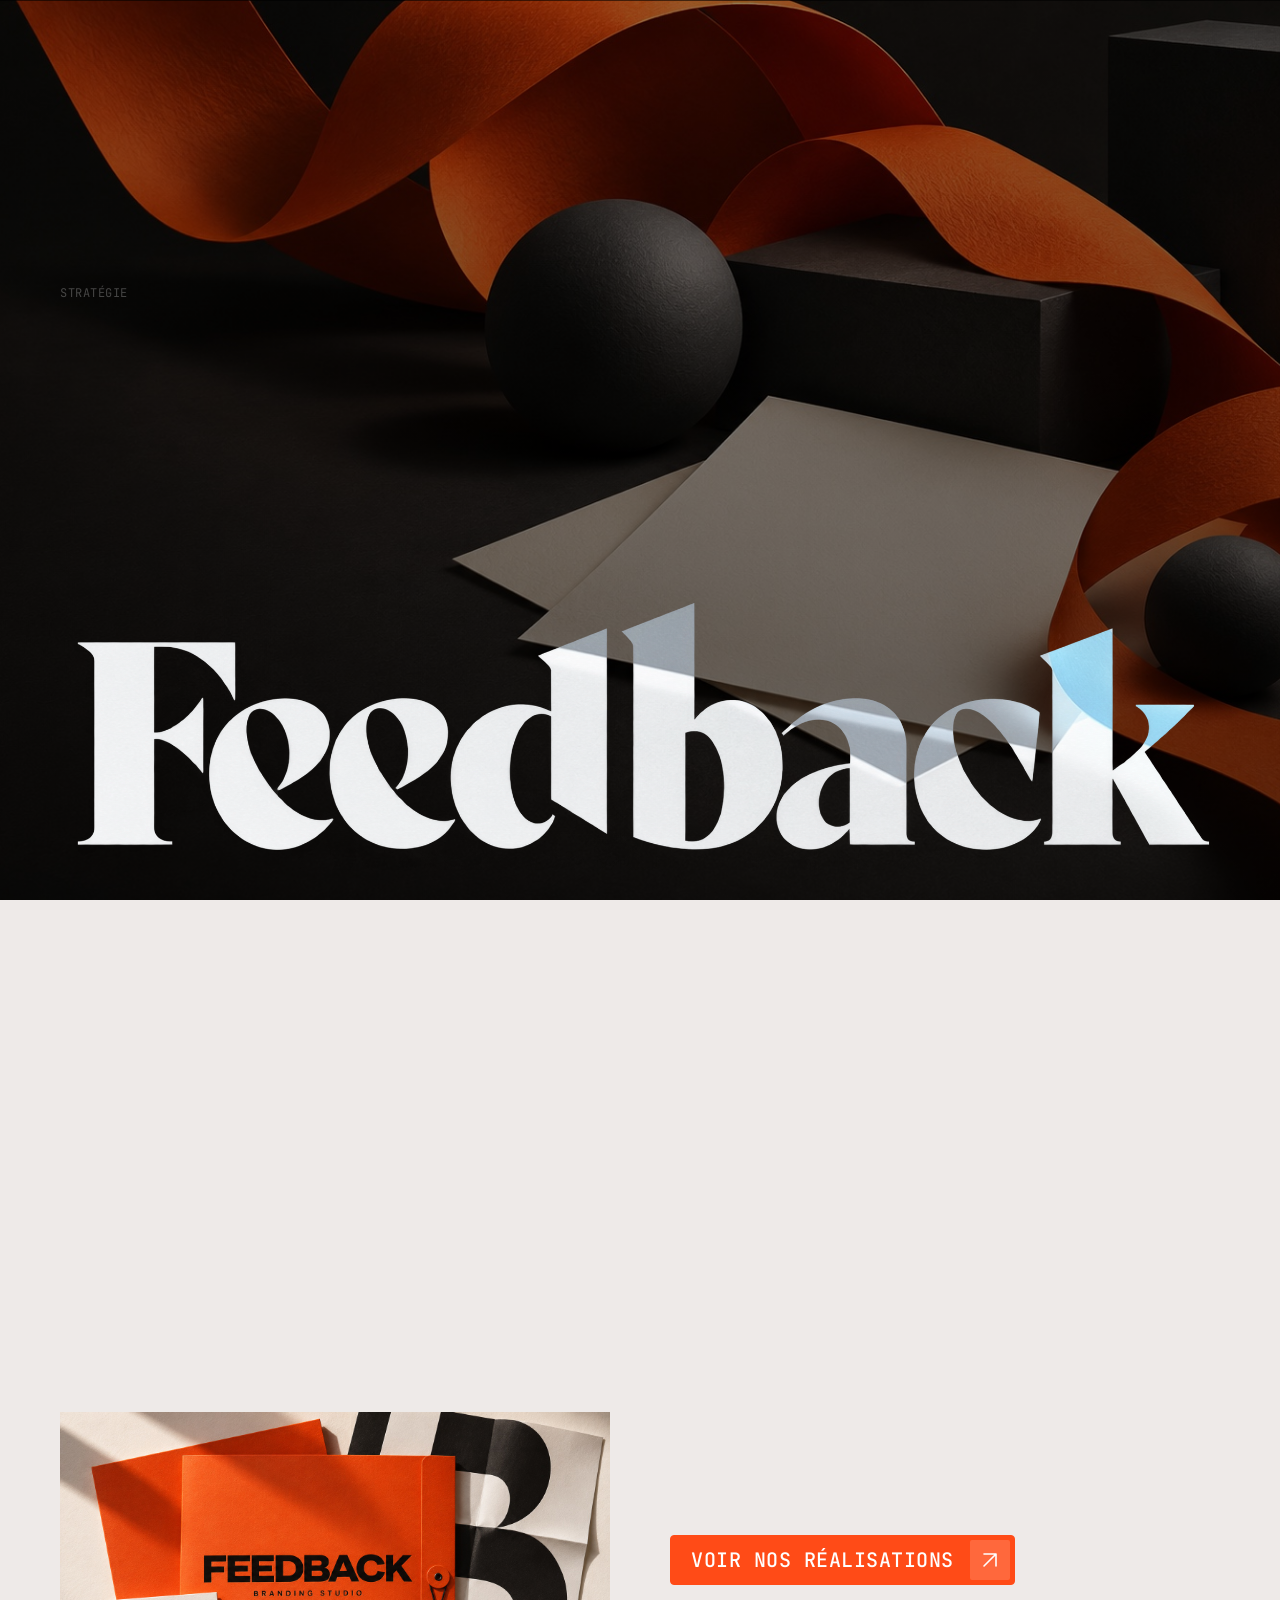
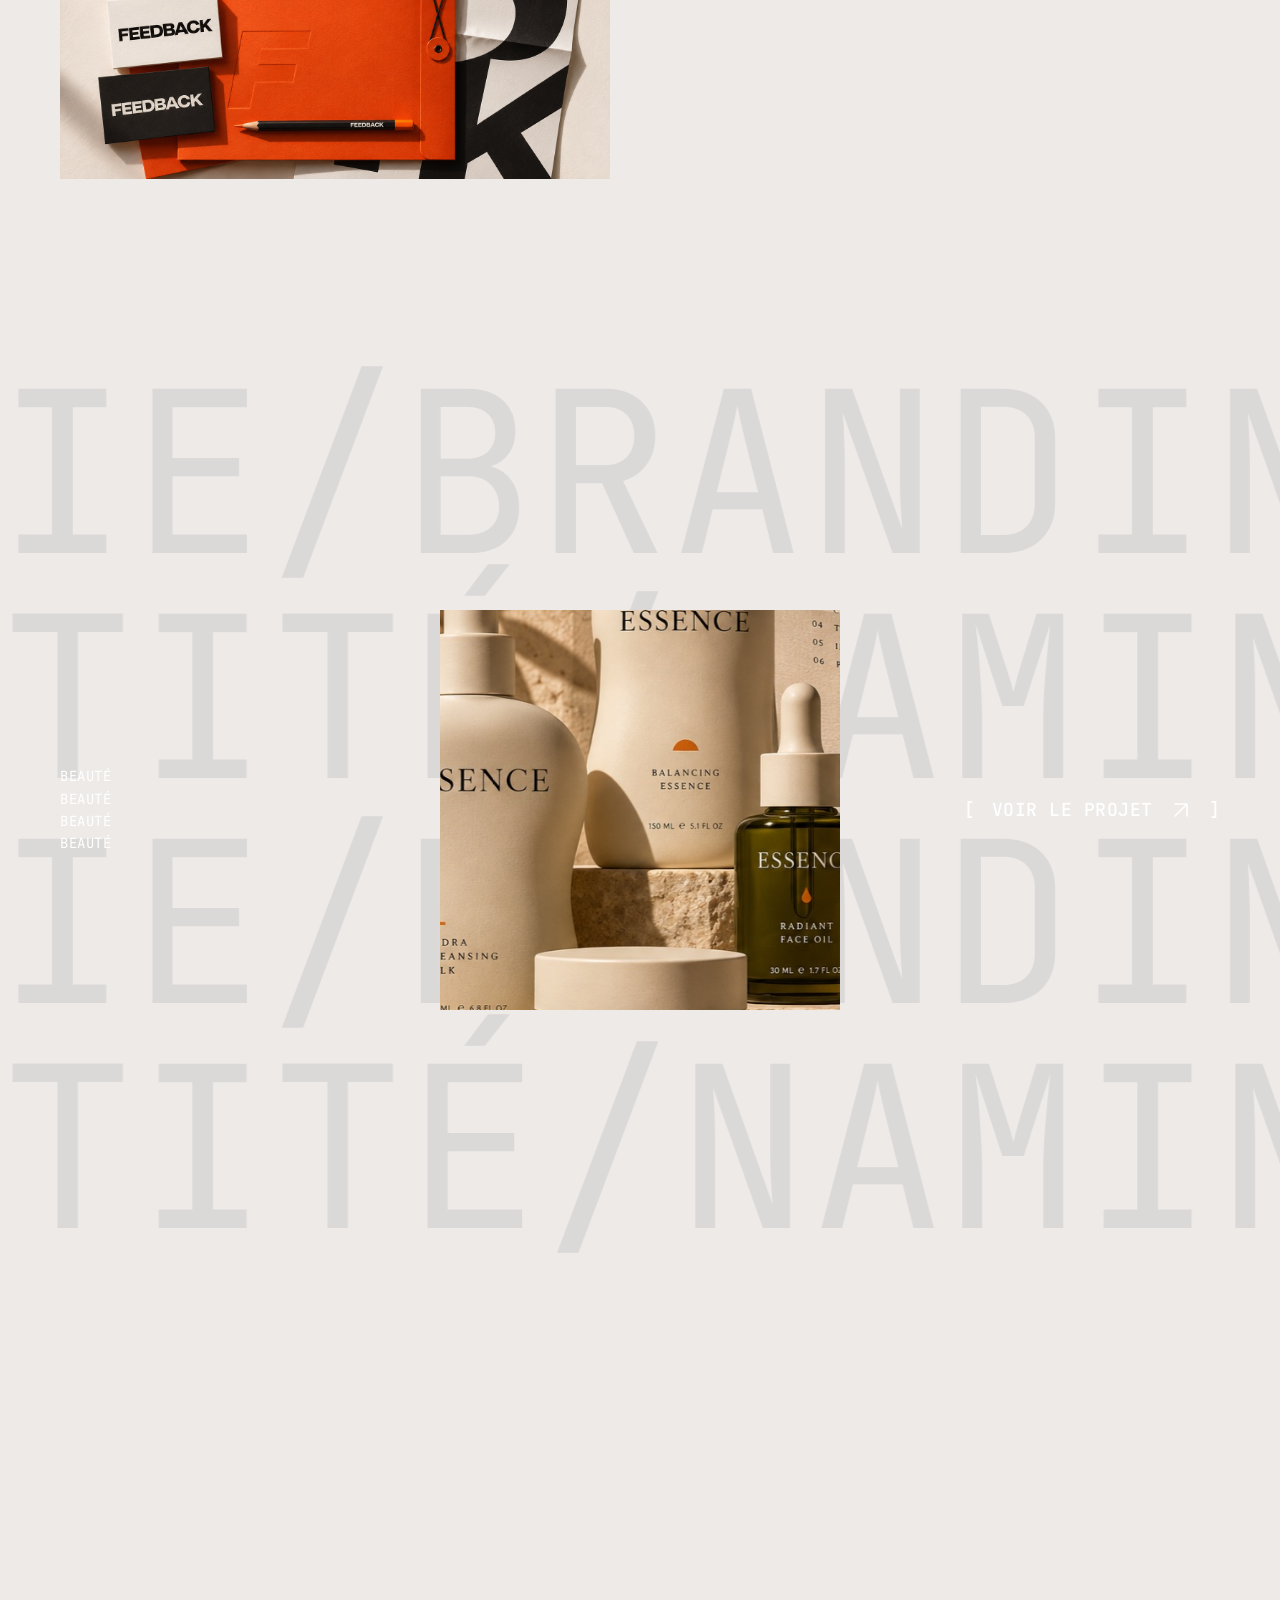
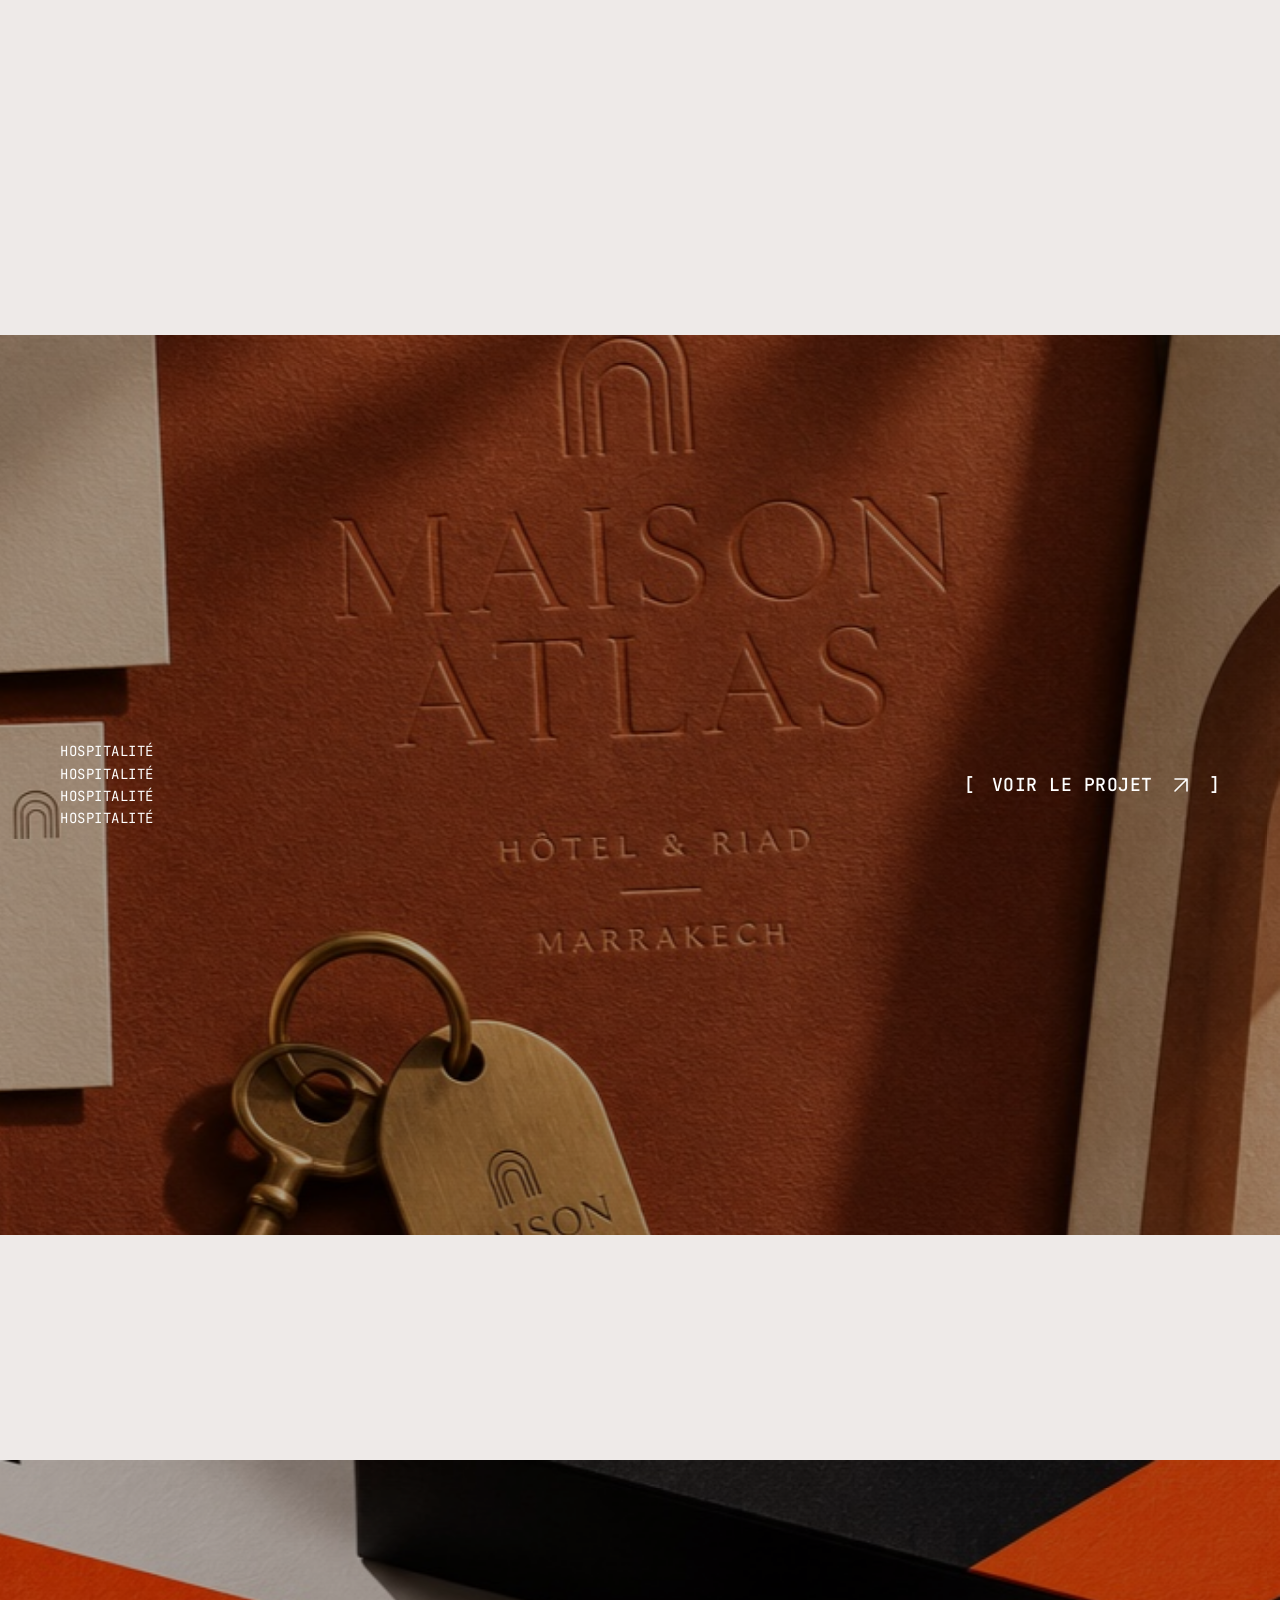
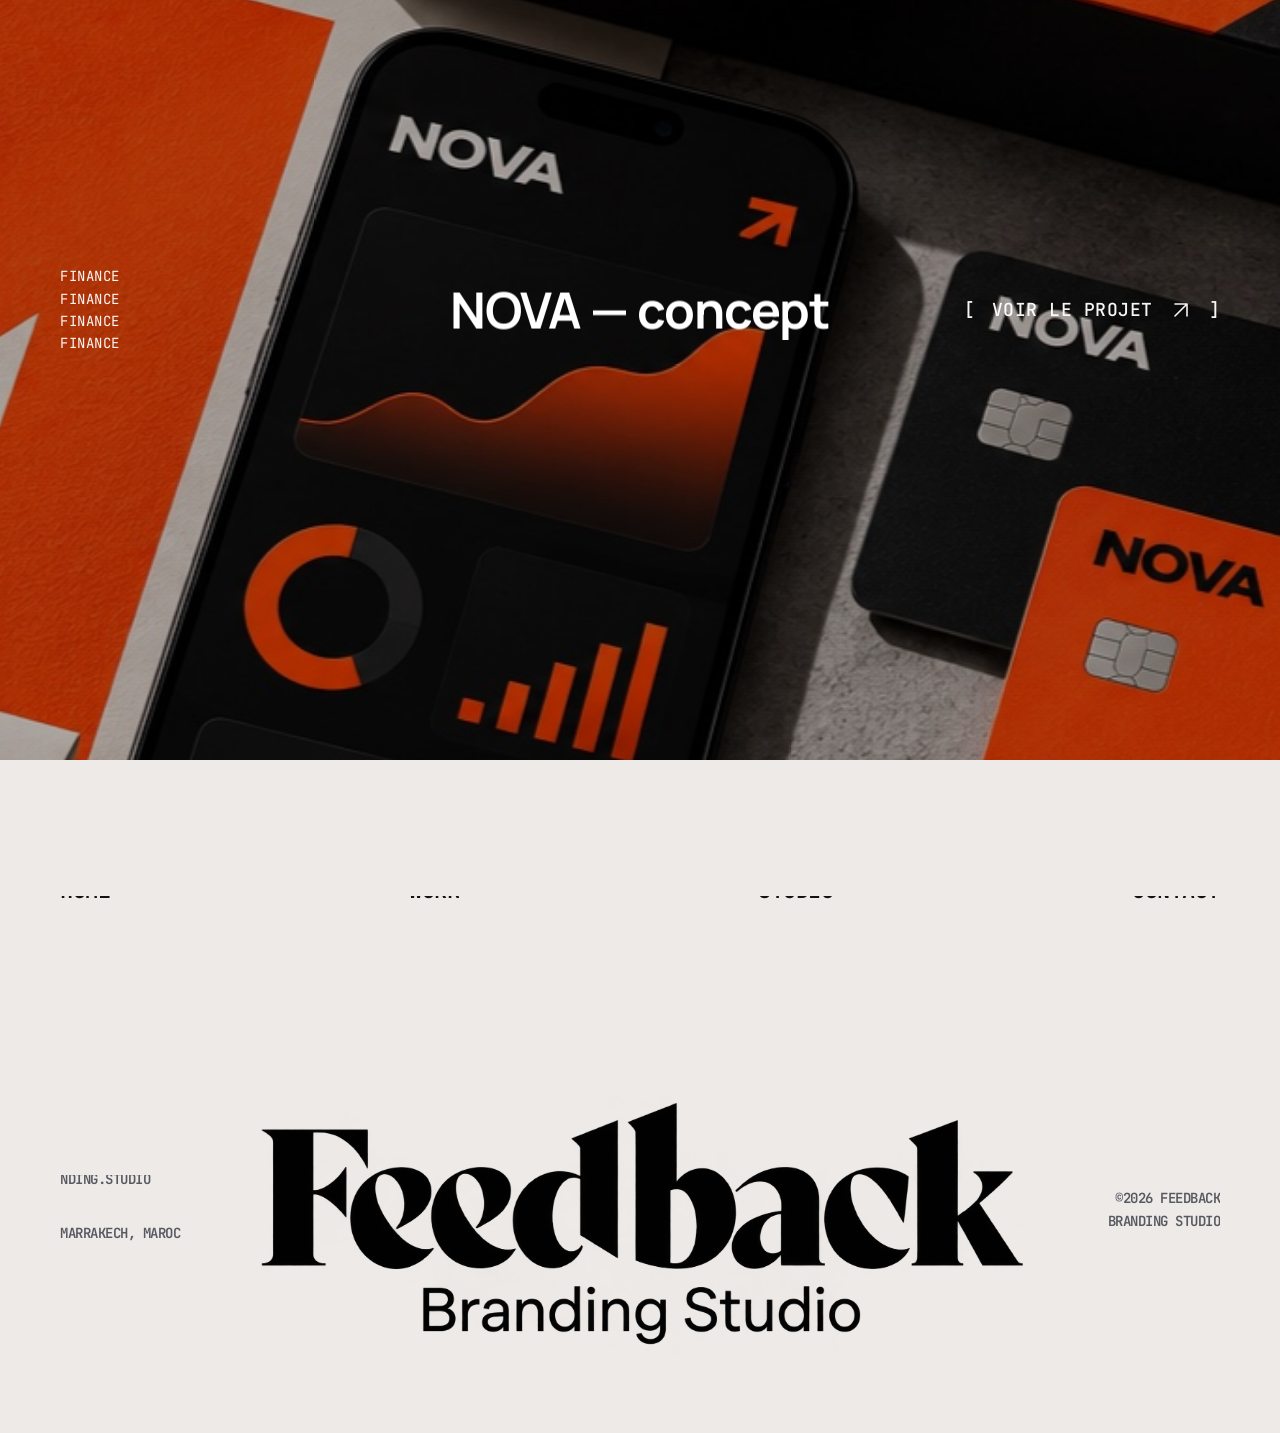
<file: index.html>
<!DOCTYPE html>
<html lang="fr" dir="ltr">

  <head>
    <meta charset="UTF-8">

    <!-- Page Title -->
    <title>Feedback Branding Studio — Marrakech</title>

    <!-- Meta Tags -->
    
    
    

    <!-- Viewport Meta-->
    <meta http-equiv="X-UA-Compatible" content="IE=edge">
    <meta name="viewport" content="width=device-width, initial-scale=1.0, viewport-fit=cover">

    <!-- Branding Studio Favicon & Icons Start -->
    <link rel="icon" href="img/favicon/favicon.ico?v=db-1" sizes="any">
    <link rel="icon" href="img/favicon/icon.svg?v=db-1" type="image/svg+xml">
    <link rel="apple-touch-icon" href="img/favicon/apple-touch-icon.png?v=db-1">
    <link rel="manifest" href="img/favicon/manifest.webmanifest?v=db-1">
    <!-- Branding Studio Favicon & Icons End -->

    <!-- Facebook Metadata Start -->
    
    
    
    
    
    
    <!-- Facebook Metadata End -->

    <!-- Branding Studio Styles Start -->
    <link rel="stylesheet" type="text/css" href="css/loader.css">
    <link rel="stylesheet" type="text/css" href="css/plugins.css">
    <link rel="stylesheet" type="text/css" href="css/main.css">
    <!-- Branding Studio Styles End -->

    <!-- Custom Browser Color Start -->
    <meta name="theme-color" media="(prefers-color-scheme: light)" content="#EEEAE8">
    <meta name="theme-color" media="(prefers-color-scheme: dark)" content="#0f0f0f">
    <meta name="msapplication-navbutton-color" content="#0f0f0f">
    <meta name="mobile-web-app-capable" content="yes">
    <meta name="apple-mobile-web-app-status-bar-style" content="black-translucent">
    <!-- Custom Browser Color End -->
  <meta name="description" content="Feedback est un studio de branding basé à Marrakech. Nous travaillons avec des entreprises qui veulent compter."><link rel="stylesheet" href="css/feedback.css?v=button-arrows-13"><link rel="preload" as="image" href="img/generated/hero-abstract-no-text.jpg"></head>

  <body>

    <!-- Loader Start -->
    <div class="mxd-page-transition"></div>
    <div class="mxd-loader">
      <div class="mxd-loader__top">
        <span>Feedback Branding Studio</span>
      </div>
      <div class="mxd-loader__images">
        <img src="img/generated/feedback-thumb.jpg" alt="Concept de papeterie FEEDBACK : identité noire, blanche et orange.">
        <img src="img/generated/cosmetics-thumb.jpg" alt="Concept ESSENCE : packaging de cosmétiques naturels et identité visuelle.">
        <img src="img/generated/hospitality-thumb.jpg" alt="Concept MAISON ATLAS : papeterie et identité pour une marque hôtelière.">
        <img src="img/generated/fintech-thumb.jpg" alt="Concept NOVA : identité fintech, cartes et interface mobile.">
        <img src="img/generated/studio-thumb.jpg" alt="Ambiance créative illustrative : recherches graphiques, matières et nuancier orange.">
        <img src="img/generated/feedback-thumb.jpg" alt="Concept de papeterie FEEDBACK : identité noire, blanche et orange.">
        <img src="img/generated/cosmetics-thumb.jpg" alt="Concept ESSENCE : packaging de cosmétiques naturels et identité visuelle.">
      </div>
      <div class="mxd-loader__bottom">
        <div class="mxd-loader__count">
          <span class="count__text">0</span>
          <span class="count__percent">%</span>
        </div>
        <span class="mxd-loader__caption">Chargement</span>
      </div>
    </div>
    <!-- Loader End -->

    <!-- Menu Hamburger Start -->
    <div class="mxd-menu__contain loading-fade">
      <div class="mxd-menu__toggle">
        <a href="#0" class="mxd-menu__hamburger" aria-label="Menu">
          <div class="hamburger__line"></div>
          <div class="hamburger__line"></div>
        </a>
      </div>
    </div>
    <!-- Menu Hamburger End -->

    <!-- Navigation Start -->
    <nav class="mxd-menu">
      <div class="mxd-menu__backdrop"></div>

      <!-- Menu Overlay Start -->
      <div class="mxd-menu__overlay">
        <div class="mxd-menu__content" data-lenis-prevent>

          <!-- Menu Logo Start -->
          <div class="mxd-menu__logo">
            <a href="index.html" class="menu-logo">
              <!-- logo icon -->
              
              <!-- logo text -->
              <img class="feedback-full-logo" src="img/branding/feedback-full-logo.png" width="2168" height="725" alt="Feedback Branding Studio">
            </a>
          </div>
          <!-- Menu Logo End -->

          <!-- Menu Media Start -->
          <div class="mxd-menu__media">
            <div class="menu-media__wrapper">
              <!-- <img src="img/generated/feedback-900x1280.jpg" alt="Concept de papeterie FEEDBACK : identité noire, blanche et orange." loading="lazy" decoding="async"> -->
              <video preload="auto" autoplay muted loop playsinline poster="img/generated/feedback-900x1280.jpg">
                <source type="video/mp4" src="video/900x1280.mp4">
                <source type="video/webm" src="video/900x1280.webm">
              </video>
            </div>
          </div>
          <!-- Menu Media End -->

          <div class="mxd-menu__navigation"><div class="mxd-menu__inner"><div class="mxd-menu__caption"><p>Des marques dont on se souvient.<br>Marrakech, Maroc.</p></div><div class="mxd-menu__left"><div class="main-menu"><div class="main-menu__content"><ul id="main-menu" class="main-menu__accordion"><li class="main-menu__item"><div class="main-menu__divider divider-top"></div><a class="main-menu__link" href="index.html" aria-current="page"><span class="main-menu__number">/ 01</span><span class="main-menu__caption">Home</span></a></li><li class="main-menu__item"><div class="main-menu__divider divider-top"></div><a class="main-menu__link" href="work.html"><span class="main-menu__number">/ 02</span><span class="main-menu__caption">Work</span></a></li><li class="main-menu__item"><div class="main-menu__divider divider-top"></div><a class="main-menu__link" href="studio.html"><span class="main-menu__number">/ 03</span><span class="main-menu__caption">Studio</span></a></li><li class="main-menu__item"><div class="main-menu__divider divider-top"></div><a class="main-menu__link" href="contact.html"><span class="main-menu__number">/ 04</span><span class="main-menu__caption">Contact</span></a></li></ul></div></div></div><div class="mxd-menu__data"><p class="menu-data__text"><a href="mailto:Hafid@FeedbackBranding.Studio">Hafid@FeedbackBranding.Studio</a></p></div></div></div>

        </div>
      </div>
      <!-- Menu Overlay End -->

    </nav>
    <!-- Navigation End -->

    <!-- Header Start -->
    <header id="header" class="mxd-header mxd-header-permanent">
      <!-- header logo -->
      <div class="mxd-header__logo loading-fade">
        <a class="mxd-logo" href="index.html">
          <!-- logo icon -->
          
          <!-- logo text -->
          <img class="feedback-full-logo" src="img/branding/feedback-full-logo.png" width="2168" height="725" alt="Feedback Branding Studio">
        </a>
      </div>
      <!-- header controls -->
      <div class="mxd-header__controls loading-fade">
        <a class="btn feedback-arrow-button slide-right-up mxd-header__link " href="contact.html" aria-label="Parlons">
          <span class="btn-caption mxd-scramble">Parlons</span>



        <i aria-hidden="true"><svg class="feedback-line-icon" xmlns="http://www.w3.org/2000/svg" viewBox="0 0 24 24"><path d="M6 18 18 6M6 6h12v12"/></svg></i></a>
        <button id="color-switcher" class="btn mxd-color-switcher permanent" type="button" role="switch" aria-label="light/dark mode" aria-checked="true"></button>
      </div>
    </header>
    <!-- Header End -->

    <!-- Page Content Start --><main id="mxd-page-content" class="mxd-page-content"><!-- Blur Effect Start -->
      <div class="blur-container">
        <div class="blur-layer blur-1"></div>
        <div class="blur-layer blur-2"></div>
        <div class="blur-layer blur-3"></div>
        <div class="blur-layer blur-4"></div>
        <div class="blur-layer blur-5"></div>
        <div class="blur-layer blur-6"></div>
        <div class="blur-layer blur-7"></div>
        <div class="blur-layer blur-8"></div>
      </div>
      <!-- Blur Effect End --><!-- Hero Section Start -->
      <div class="mxd-section pinned-section mxd-hero-section no-padding mxd-hero-fullheight-desktop loading-wrap">
        <div class="pinned-section__inner">
          <div class="mxd-hero-01">
          <div class="mxd-hero-01__cover"></div>
          <div class="mxd-hero-01__wrap">
            <!-- top group -->
            <div class="mxd-hero-01__top">
              <div class="mxd-hero-01__data-wrap">
                <div class="mxd-hero-01__data-tags"><div class="tags-column"><ul><li class="loading-item"><span class="tag tag-s-mobile tag-permanent mxd-scramble">Stratégie</span></li><li class="loading-item"><span class="tag tag-s-mobile tag-permanent mxd-scramble">Positionnement</span></li><li class="loading-item"><span class="tag tag-s-mobile tag-permanent mxd-scramble">Naming</span></li></ul></div><div class="tags-column"><ul><li class="loading-item"><span class="tag tag-s-mobile tag-permanent mxd-scramble">Branding</span></li><li class="loading-item"><span class="tag tag-s-mobile tag-permanent mxd-scramble">Web design</span></li><li class="loading-item"><span class="tag tag-s-mobile tag-permanent mxd-scramble">Identité visuelle</span></li><li class="loading-item"><span class="tag tag-s-mobile tag-permanent mxd-scramble">Direction artistique</span></li></ul></div></div>
                <div class="mxd-hero-01__data-contact"><ul><li class="loading-item"><span class="tag tag-s-mobile">Marrakech, Maroc</span></li><li class="loading-item"><a class="tag tag-s-mobile" href="mailto:Hafid@FeedbackBranding.Studio">Hafid@FeedbackBranding.Studio</a></li></ul></div>
              </div>
              <div class="mxd-hero-01__video-wrap loading-fade">
                <!-- <img src="img/generated/feedback-1000x750.jpg" alt="Concept de papeterie FEEDBACK : identité noire, blanche et orange." loading="lazy" decoding="async"> -->
                <img class="mxd-hero-01__image" src="img/generated/feedback-360x225.jpg" alt="Papeterie Feedback Branding Studio, noire, blanche et orange" width="1536" height="960" fetchpriority="high" decoding="async">
                <div class="mxd-hero-01__video-btn">
                  <a class="btn feedback-arrow-button slide-right-up btn-default-icon-small btn-default-permanent " href="work.html">
                      <span class="btn-caption mxd-scramble">Nos réalisations</span>


                    <i aria-hidden="true"><svg class="feedback-line-icon" xmlns="http://www.w3.org/2000/svg" viewBox="0 0 24 24"><path d="M6 18 18 6M6 6h12v12"/></svg></i></a>
                </div>
              </div>
            </div>
            <!-- bottom group -->
            <div class="mxd-hero-01__bottom">
              <div class="mxd-hero-01__caption">
                <div class="fullwidth-text">
                  <div class="fullwidth-text__wrap">
                    <a class="fullwidth-text__content permanent active-cursor-accent" data-cursor-text="Let&#x27;s Chat" href="contact.html">
                      <img class="feedback-wordmark" src="img/branding/feedback-wordmark.png" width="2168" height="521" alt="Feedback" fetchpriority="high">
                    </a>
                  </div>
                </div>
              </div>
            </div>
          </div>
        </div>
        </div>
        <div class="pinned-section__trigger"></div>
        
      </div>
      <!-- Hero Section End --><!-- Section - Manifest & Split Description Pinned Start -->
      <div class="mxd-section blur-section pinned-section padding-top-subtitle padding-bottom-default padding-bottom-tags-mobile">
        <div class="pinned-section__inner">
          <div class="mxd-container grid-l-container">

            <!-- Block - Manifest Large Start -->
            <div class="mxd-block">
              <div class="mxd-section-manifest pre-default">
                <div class="container-fluid p-0">
                  <div class="row g-0">
                    <div class="col-12 mxd-grid-item">
                      <div class="mxd-section-manifest__wrap wrap-text-m">
                        <div class="mxd-section-manifest__controls anim-uni-in-up">
                          <a class="btn feedback-arrow-button slide-right-up btn-line btn-line-default" href="studio.html">
                            <span class="btn-caption mxd-scramble">Le studio</span>
                          <i aria-hidden="true"><svg class="feedback-line-icon" xmlns="http://www.w3.org/2000/svg" viewBox="0 0 24 24"><path d="M6 18 18 6M6 6h12v12"/></svg></i></a>
                        </div>
                        <div class="mxd-section-manifest__text manifest-text-m">
                          <h1 class="manifest manifest-l mxd-split-lines active-cursor-accent">Nous ne faisons pas du design.<br><span>Nous faisons des marques dont on se souvient.</span></h1>
                        </div>
                      </div>
                    </div>
                  </div>
                </div>
              </div>
            </div>
            <!-- Block - Manifest Large End -->

            <!-- Block - Split Description Start -->
            <div class="mxd-block">
              <div class="mxd-split-descr pre-manifest-l">
                <div class="container-fluid p-0">
                  <div class="row g-0">
                    <div class="col-12 col-lg-6 mxd-grid-item">
                      <div class="mxd-split-descr__image">
                        <img src="img/generated/feedback-1200x800.jpg" alt="Concept de papeterie FEEDBACK : identité noire, blanche et orange." loading="lazy" decoding="async">
                      </div>
                    </div>
                    <div class="col-12 col-lg-6 mxd-grid-item">
                      <div class="mxd-split-descr__wrap">
                        <div class="mxd-split-descr__content feedback-studio-intro"><p class="t-bold t-large mxd-split-lines">Feedback est un studio de branding basé à Marrakech. Nous travaillons avec des entreprises qui veulent compter.</p><a class="btn feedback-arrow-button slide-right-up btn-default-icon btn-default-accent " href="work.html"><span class="btn-caption mxd-scramble">Voir nos réalisations</span><i aria-hidden="true"><svg class="feedback-line-icon" xmlns="http://www.w3.org/2000/svg" viewBox="0 0 24 24"><path d="M6 18 18 6M6 6h12v12"/></svg></i></a></div>
                        
                      </div>
                    </div>
                  </div>
                </div>
              </div>
            </div>
            <!-- Block - Split Description End -->

          </div>
          <div class="pinned-section__trigger"></div>
        </div>
      </div>
      <!-- Section - Manifest & Split Description Pinned End --><!-- Section - Progects Stack Start -->
      <div class="mxd-section">
        <div class="mxd-container fullwidth-container">

          <!-- Block - Progects Stack Start -->
          <div class="mxd-block">
            <div class="mxd-stack-cards">
              <!-- single card -->
              <div class="mxd-stack-cards__card">
                <div class="card__marquees">
                  <!-- Marquee Divider Start -->
                  <div class="marquee marquee-stack marquee--gsap muted-extra">
                    <div class="marquee__top">
                      <!-- single item -->
                      <div class="marquee__item item-regular text">
                        <p class="marquee__text text-with-gliph">Design/</p>
                      </div>
                      <!-- single item -->
                      <div class="marquee__item item-regular text">
                        <p class="marquee__text text-with-gliph">Stratégie/</p>
                      </div>
                      <!-- single item -->
                      <div class="marquee__item item-regular text">
                        <p class="marquee__text text-with-gliph">Branding/</p>
                      </div>
                      <!-- single item -->
                      <div class="marquee__item item-regular text">
                        <p class="marquee__text text-with-gliph">Identité/</p>
                      </div>
                      <!-- single item -->
                      <div class="marquee__item item-regular text">
                        <p class="marquee__text text-with-gliph">Naming/</p>
                      </div>
                    </div>
                    <div class="marquee__bottom">
                      <!-- single item -->
                      <div class="marquee__item item-regular text">
                        <p class="marquee__text text-with-gliph">Design/</p>
                      </div>
                      <!-- single item -->
                      <div class="marquee__item item-regular text">
                        <p class="marquee__text text-with-gliph">Stratégie/</p>
                      </div>
                      <!-- single item -->
                      <div class="marquee__item item-regular text">
                        <p class="marquee__text text-with-gliph">Branding/</p>
                      </div>
                      <!-- single item -->
                      <div class="marquee__item item-regular text">
                        <p class="marquee__text text-with-gliph">Identité/</p>
                      </div>
                      <!-- single item -->
                      <div class="marquee__item item-regular text">
                        <p class="marquee__text text-with-gliph">Naming/</p>
                      </div>
                    </div>
                    <div class="marquee__top">
                      <!-- single item -->
                      <div class="marquee__item item-regular text">
                        <p class="marquee__text text-with-gliph">Design/</p>
                      </div>
                      <!-- single item -->
                      <div class="marquee__item item-regular text">
                        <p class="marquee__text text-with-gliph">Stratégie/</p>
                      </div>
                      <!-- single item -->
                      <div class="marquee__item item-regular text">
                        <p class="marquee__text text-with-gliph">Branding/</p>
                      </div>
                      <!-- single item -->
                      <div class="marquee__item item-regular text">
                        <p class="marquee__text text-with-gliph">Identité/</p>
                      </div>
                      <!-- single item -->
                      <div class="marquee__item item-regular text">
                        <p class="marquee__text text-with-gliph">Naming/</p>
                      </div>
                    </div>
                    <div class="marquee__bottom">
                      <!-- single item -->
                      <div class="marquee__item item-regular text">
                        <p class="marquee__text text-with-gliph">Design/</p>
                      </div>
                      <!-- single item -->
                      <div class="marquee__item item-regular text">
                        <p class="marquee__text text-with-gliph">Stratégie/</p>
                      </div>
                      <!-- single item -->
                      <div class="marquee__item item-regular text">
                        <p class="marquee__text text-with-gliph">Branding/</p>
                      </div>
                      <!-- single item -->
                      <div class="marquee__item item-regular text">
                        <p class="marquee__text text-with-gliph">Identité/</p>
                      </div>
                      <!-- single item -->
                      <div class="marquee__item item-regular text">
                        <p class="marquee__text text-with-gliph">Naming/</p>
                      </div>
                    </div>
                  </div>
                  <!-- Marquee Divider End -->
                </div>
                <div class="card__wrapper">
                  <div class="card__content">
                    <div class="card__descr">
                      <div class="card__tags">
                        <span class="tag tag-m tag-permanent mxd-scramble">Beauté</span>
                        <span class="tag tag-m tag-permanent mxd-scramble">Beauté</span>
                        <span class="tag tag-m tag-permanent mxd-scramble">Beauté</span>
                        <span class="tag tag-m tag-permanent mxd-scramble">Beauté</span>
                      </div>
                      <div class="card__btngroup">
                        <a class="btn feedback-arrow-button slide-right-up btn-line btn-line-permanent" href="work.html">
                          <span class="btn-caption mxd-scramble">Voir le projet</span>
                        <i aria-hidden="true"><svg class="feedback-line-icon" xmlns="http://www.w3.org/2000/svg" viewBox="0 0 24 24"><path d="M6 18 18 6M6 6h12v12"/></svg></i></a>
                      </div>
                    </div>
                    <a class="card__title active-cursor-permanent" data-cursor-text="Voir le projet" href="work.html"><p class="permanent">ESSENCE — concept</p></a>
                  </div>
                  <div class="card__image">
                    <img class="card__media" src="img/generated/cosmetics-1920x1200.jpg" alt="Concept ESSENCE : packaging de cosmétiques naturels et identité visuelle." loading="lazy" decoding="async">
                    <div class="card__cover"></div>
                  </div>
                </div>
              </div>
              <!-- single card -->
              <div class="mxd-stack-cards__card">
                <div class="card__wrapper">
                  <div class="card__content">
                    <div class="card__descr">
                      <div class="card__tags">
                        <span class="tag tag-m tag-permanent mxd-scramble">Hospitalité</span>
                        <span class="tag tag-m tag-permanent mxd-scramble">Hospitalité</span>
                        <span class="tag tag-m tag-permanent mxd-scramble">Hospitalité</span>
                        <span class="tag tag-m tag-permanent mxd-scramble">Hospitalité</span>
                      </div>
                      <div class="card__btngroup">
                        <a class="btn feedback-arrow-button slide-right-up btn-line btn-line-permanent" href="work.html">
                          <span class="btn-caption mxd-scramble">Voir le projet</span>
                        <i aria-hidden="true"><svg class="feedback-line-icon" xmlns="http://www.w3.org/2000/svg" viewBox="0 0 24 24"><path d="M6 18 18 6M6 6h12v12"/></svg></i></a>
                      </div>
                    </div>
                    <a class="card__title active-cursor-permanent" data-cursor-text="Voir le projet" href="work.html"><p class="permanent">MAISON ATLAS — concept</p></a>
                  </div>
                  <div class="card__image">
                    <img class="card__media" src="img/generated/hospitality-1920x1200.jpg" alt="Concept MAISON ATLAS : papeterie et identité pour une marque hôtelière." loading="lazy" decoding="async">
                    <div class="card__cover"></div>
                  </div>
                </div>
              </div>
              <!-- single card -->
              <div class="mxd-stack-cards__card">
                <div class="card__wrapper">
                  <div class="card__content">
                    <div class="card__descr">
                      <div class="card__tags">
                        <span class="tag tag-m tag-permanent mxd-scramble">Finance</span>
                        <span class="tag tag-m tag-permanent mxd-scramble">Finance</span>
                        <span class="tag tag-m tag-permanent mxd-scramble">Finance</span>
                        <span class="tag tag-m tag-permanent mxd-scramble">Finance</span>
                      </div>
                      <div class="card__btngroup">
                        <a class="btn feedback-arrow-button slide-right-up btn-line btn-line-permanent" href="work.html">
                          <span class="btn-caption mxd-scramble">Voir le projet</span>
                        <i aria-hidden="true"><svg class="feedback-line-icon" xmlns="http://www.w3.org/2000/svg" viewBox="0 0 24 24"><path d="M6 18 18 6M6 6h12v12"/></svg></i></a>
                      </div>
                    </div>
                    <a class="card__title active-cursor-permanent" data-cursor-text="Voir le projet" href="work.html"><p class="permanent">NOVA — concept</p></a>
                    
                  </div>
                  <div class="card__image">
                    <img class="card__media" src="img/generated/fintech-1920x1200.jpg" alt="Concept NOVA : identité fintech, cartes et interface mobile." loading="lazy" decoding="async">
                    <div class="card__cover"></div>
                  </div>
                </div>
              </div>
              <!-- single card -->
              
            </div>
          </div>
          <!-- Block - Progects Stack End -->

        </div>
      </div>
      <!-- Section - Progects Stack End --></main><!-- Page Content End --><footer id="mxd-footer" class="mxd-footer blur-section"><div class="mxd-container grid-l-container"><!-- Footer Block - Navigation v1 Start -->
        <div class="mxd-block">
          <div class="mxd-footer__footer-blocks mxd-grid-item">
            <div class="footer-blocks__nav-v01">
              <ul class="footer-nav-v01">
                <li class="footer-nav-v01__item">
                  <a class="anim-uni-slide-down" href="index.html">
                    <span class="mxd-scramble mxd-slide-down">Home</span>
                  </a>
                </li>
                <li class="footer-nav-v01__item">
                  <a class="anim-uni-slide-down" href="work.html">
                    <span class="mxd-scramble mxd-slide-down">Work</span>
                  </a>
                </li>
                <li class="footer-nav-v01__item">
                  <a class="anim-uni-slide-down" href="studio.html">
                    <span class="mxd-scramble mxd-slide-down">Studio</span>
                  </a>
                </li>
                
                <li class="footer-nav-v01__item">
                  <a class="anim-uni-slide-down" href="contact.html">
                    <span class="mxd-scramble mxd-slide-down">Contact</span>
                  </a>
                </li>
              </ul>
            </div>
          </div>
        </div>
        <!-- Footer Block - Navigation v1 End --><!-- Footer Block - Info Columns Start -->
        <div class="mxd-block">
          <div class="mxd-footer__footer-blocks feedback-footer-info">
            <div class="footer-blocks__column mxd-grid-item justify-start">
              <div class="footer-blocks__data justify-start">
                <p class="footer-data">
                  <a class="anim-uni-slide-down" href="mailto:Hafid@FeedbackBranding.Studio">
                    <span class="mxd-scramble">Hafid@FeedbackBranding.Studio</span>
                  </a>
                </p>
                
                <p class="footer-data anim-uni-slide-down">Marrakech, Maroc</p>
              </div>
            </div>
            <a class="feedback-footer-logo" href="index.html" aria-label="Feedback — accueil"><img class="feedback-wordmark" src="img/branding/feedback-full-logo.png" width="2168" height="725" alt="Feedback Branding Studio" loading="lazy" decoding="async"></a>
            <div class="footer-blocks__column mxd-grid-item justify-end">
              <div class="footer-blocks__data justify-end"><p class="footer-data">©2026 Feedback Branding Studio</p></div>
            </div>
          </div>
        </div>
        <!-- Footer Block - Info Columns End --></div></footer>

    <!-- Global Cursor Start -->
    <div id="mxd-cursor" class="mxd-cursor">
      <div id="mxd-cursor__dot" class="mxd-cursor__dot"></div>
      <p id="mxd-cursor__text" class="mxd-cursor__text"></p>
      <div id="mxd-cursor__image" class="mxd-cursor__image"></div>
    </div>
    <!-- Global Cursor End -->

    <!-- Load Scripts Start -->
    <script src="js/libs.min.js"></script>
    <script src="js/app.js?v=line-icons-2"></script>
    <!-- Load Scripts End -->
    
  </body>

</html>
</file>
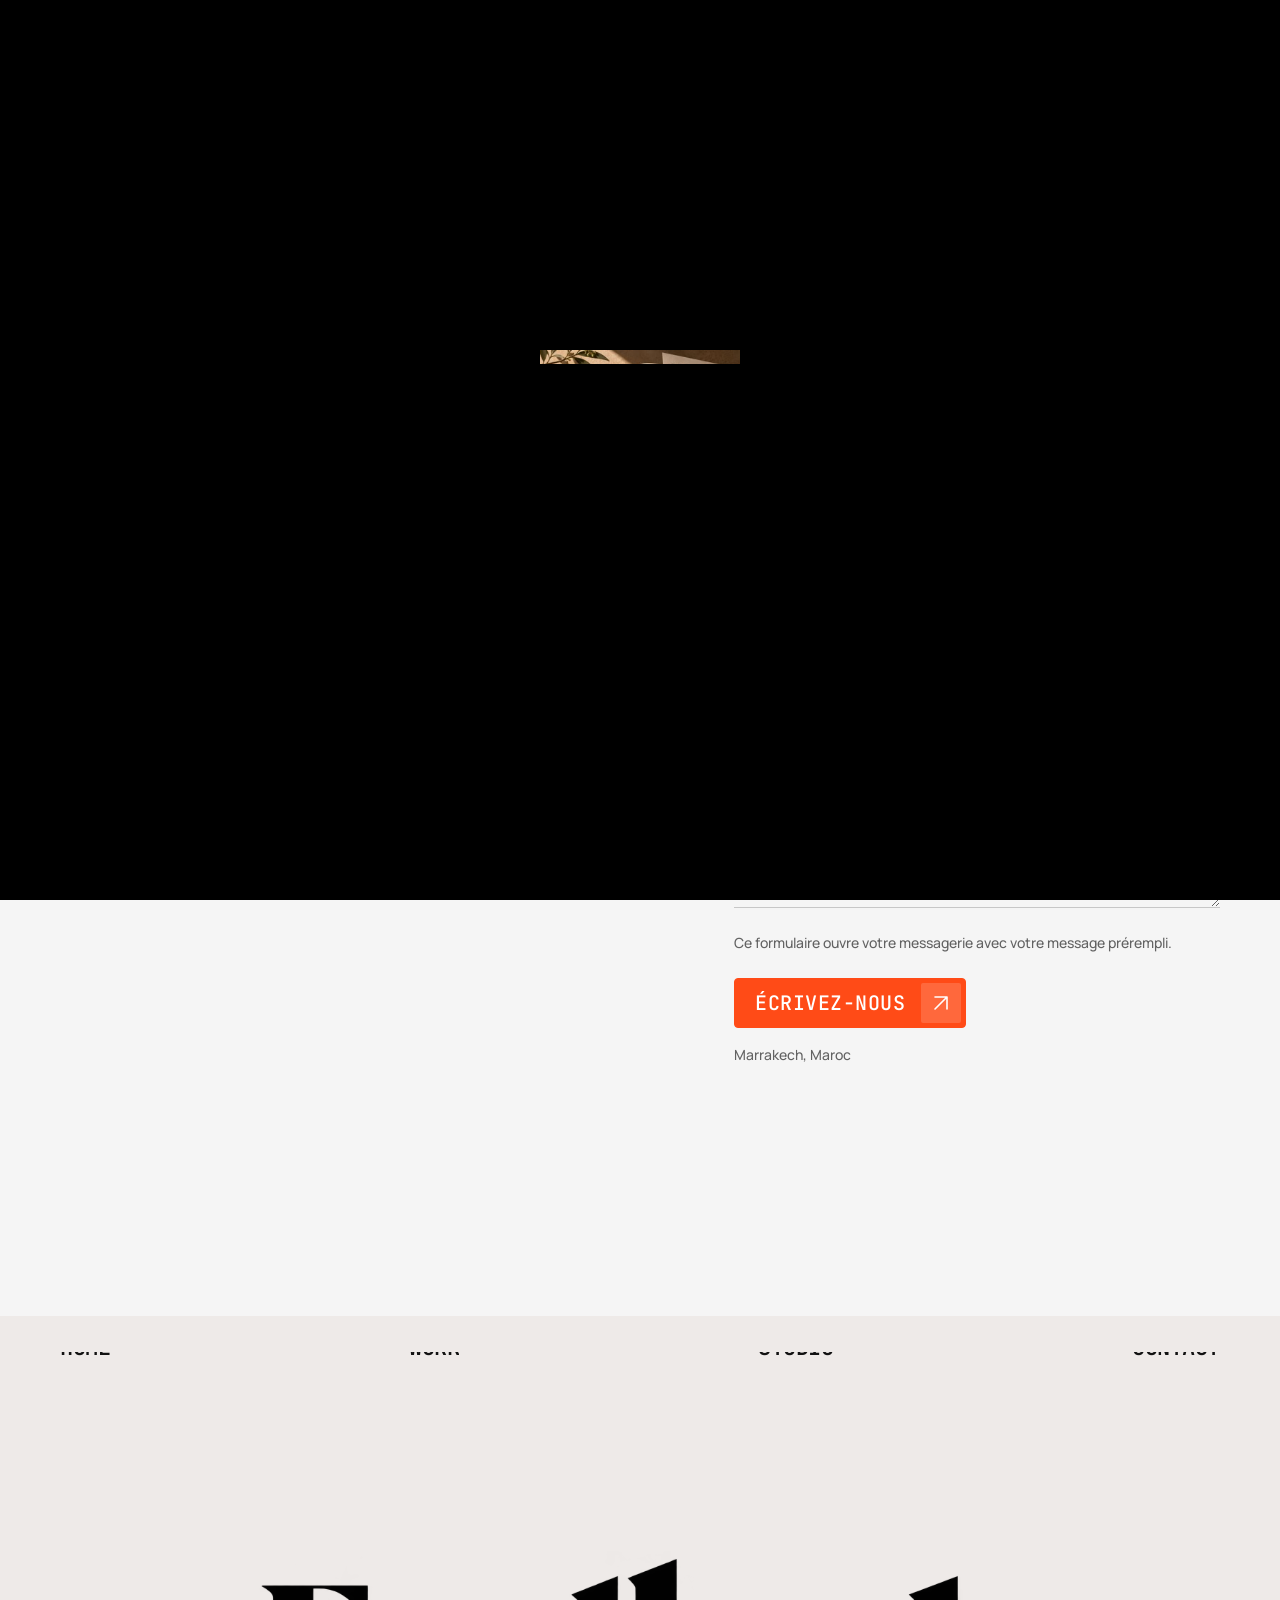
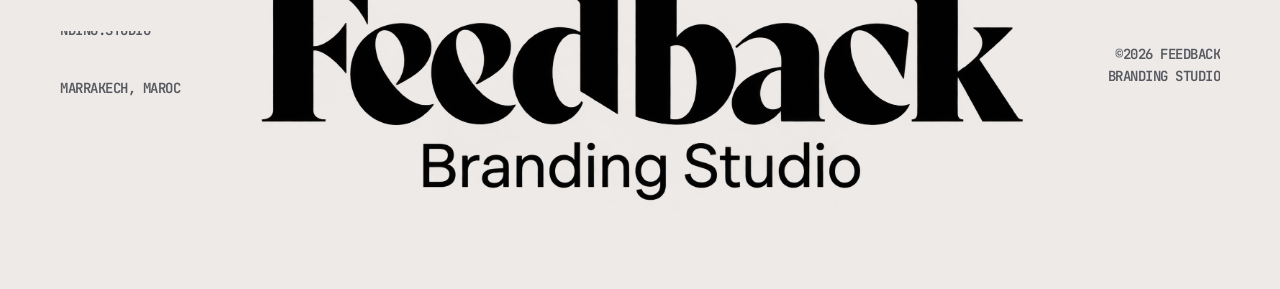
<file: contact.html>
<!DOCTYPE html>
<html lang="fr" dir="ltr">

  <head>
    <meta charset="UTF-8">

    <!-- Page Title -->
    <title>Contact — Marrakech</title>

    <!-- Meta Tags -->
    
    
    

    <!-- Viewport Meta-->
    <meta http-equiv="X-UA-Compatible" content="IE=edge">
    <meta name="viewport" content="width=device-width, initial-scale=1.0, viewport-fit=cover">

    <!-- Branding Studio Favicon & Icons Start -->
    <link rel="icon" href="img/favicon/favicon.ico?v=db-1" sizes="any">
    <link rel="icon" href="img/favicon/icon.svg?v=db-1" type="image/svg+xml">
    <link rel="apple-touch-icon" href="img/favicon/apple-touch-icon.png?v=db-1">
    <link rel="manifest" href="img/favicon/manifest.webmanifest?v=db-1">
    <!-- Branding Studio Favicon & Icons End -->

    <!-- Facebook Metadata Start -->
    
    
    
    
    
    
    <!-- Facebook Metadata End -->

    <!-- Branding Studio Styles Start -->
    <link rel="stylesheet" type="text/css" href="css/loader.css">
    <link rel="stylesheet" type="text/css" href="css/plugins.css">
    <link rel="stylesheet" type="text/css" href="css/main.css">
    <!-- Branding Studio Styles End -->

    <!-- Custom Browser Color Start -->
    <meta name="theme-color" media="(prefers-color-scheme: light)" content="#EEEAE8">
    <meta name="theme-color" media="(prefers-color-scheme: dark)" content="#0f0f0f">
    <meta name="msapplication-navbutton-color" content="#0f0f0f">
    <meta name="mobile-web-app-capable" content="yes">
    <meta name="apple-mobile-web-app-status-bar-style" content="black-translucent">
    <!-- Custom Browser Color End -->
  <meta name="description" content="Feedback est un studio de branding basé à Marrakech. Nous travaillons avec des entreprises qui veulent compter."><link rel="stylesheet" href="css/feedback.css?v=contact-type-15"><link rel="stylesheet" href="css/contact.css?v=poster-3"></head>

  <body>

    <!-- Loader Start -->
    <div class="mxd-page-transition"></div>
    <div class="mxd-loader">
      <div class="mxd-loader__top">
        <span>Feedback Branding Studio</span>
      </div>
      <div class="mxd-loader__images">
        <img src="img/generated/feedback-thumb.jpg" alt="Concept de papeterie FEEDBACK : identité noire, blanche et orange.">
        <img src="img/generated/cosmetics-thumb.jpg" alt="Concept ESSENCE : packaging de cosmétiques naturels et identité visuelle.">
        <img src="img/generated/hospitality-thumb.jpg" alt="Concept MAISON ATLAS : papeterie et identité pour une marque hôtelière.">
        <img src="img/generated/fintech-thumb.jpg" alt="Concept NOVA : identité fintech, cartes et interface mobile.">
        <img src="img/generated/studio-thumb.jpg" alt="Ambiance créative illustrative : recherches graphiques, matières et nuancier orange.">
        <img src="img/generated/feedback-thumb.jpg" alt="Concept de papeterie FEEDBACK : identité noire, blanche et orange.">
        <img src="img/generated/cosmetics-thumb.jpg" alt="Concept ESSENCE : packaging de cosmétiques naturels et identité visuelle.">
      </div>
      <div class="mxd-loader__bottom">
        <div class="mxd-loader__count">
          <span class="count__text">0</span>
          <span class="count__percent">%</span>
        </div>
        <span class="mxd-loader__caption">Chargement</span>
      </div>
    </div>
    <!-- Loader End -->

    <!-- Menu Hamburger Start -->
    <div class="mxd-menu__contain loading-fade">
      <div class="mxd-menu__toggle">
        <a href="#0" class="mxd-menu__hamburger" aria-label="Menu">
          <div class="hamburger__line"></div>
          <div class="hamburger__line"></div>
        </a>
      </div>
    </div>
    <!-- Menu Hamburger End -->

    <!-- Navigation Start -->
    <nav class="mxd-menu">
      <div class="mxd-menu__backdrop"></div>

      <!-- Menu Overlay Start -->
      <div class="mxd-menu__overlay">
        <div class="mxd-menu__content" data-lenis-prevent>

          <!-- Menu Logo Start -->
          <div class="mxd-menu__logo">
            <a href="index.html" class="menu-logo">
              <!-- logo icon -->
              
              <!-- logo text -->
              <img class="feedback-full-logo" src="img/branding/feedback-full-logo.png" width="2168" height="725" alt="Feedback Branding Studio">
            </a>
          </div>
          <!-- Menu Logo End -->

          <!-- Menu Media Start -->
          <div class="mxd-menu__media">
            <div class="menu-media__wrapper">
              <!-- <img src="img/generated/feedback-900x1280.jpg" alt="Concept de papeterie FEEDBACK : identité noire, blanche et orange." loading="lazy" decoding="async"> -->
              <video preload="auto" autoplay muted loop playsinline poster="img/generated/feedback-900x1280.jpg">
                <source type="video/mp4" src="video/900x1280.mp4">
                <source type="video/webm" src="video/900x1280.webm">
              </video>
            </div>
          </div>
          <!-- Menu Media End -->

          <div class="mxd-menu__navigation"><div class="mxd-menu__inner"><div class="mxd-menu__caption"><p>Des marques dont on se souvient.<br>Marrakech, Maroc.</p></div><div class="mxd-menu__left"><div class="main-menu"><div class="main-menu__content"><ul id="main-menu" class="main-menu__accordion"><li class="main-menu__item"><div class="main-menu__divider divider-top"></div><a class="main-menu__link" href="index.html"><span class="main-menu__number">/ 01</span><span class="main-menu__caption">Home</span></a></li><li class="main-menu__item"><div class="main-menu__divider divider-top"></div><a class="main-menu__link" href="work.html"><span class="main-menu__number">/ 02</span><span class="main-menu__caption">Work</span></a></li><li class="main-menu__item"><div class="main-menu__divider divider-top"></div><a class="main-menu__link" href="studio.html"><span class="main-menu__number">/ 03</span><span class="main-menu__caption">Studio</span></a></li><li class="main-menu__item"><div class="main-menu__divider divider-top"></div><a class="main-menu__link" href="contact.html" aria-current="page"><span class="main-menu__number">/ 04</span><span class="main-menu__caption">Contact</span></a></li></ul></div></div></div><div class="mxd-menu__data"><p class="menu-data__text"><a href="mailto:Hafid@FeedbackBranding.Studio">Hafid@FeedbackBranding.Studio</a></p></div></div></div>

        </div>
      </div>
      <!-- Menu Overlay End -->

    </nav>
    <!-- Navigation End -->

    <!-- Header Start -->
    <header id="header" class="mxd-header mxd-header-permanent">
      <!-- header logo -->
      <div class="mxd-header__logo loading-fade">
        <a class="mxd-logo" href="index.html">
          <!-- logo icon -->
          
          <!-- logo text -->
          <img class="feedback-full-logo" src="img/branding/feedback-full-logo.png" width="2168" height="725" alt="Feedback Branding Studio">
        </a>
      </div>
      <!-- header controls -->
      <div class="mxd-header__controls loading-fade">
        <a class="btn feedback-arrow-button slide-right-up mxd-header__link " href="contact.html" aria-label="Parlons">
          <span class="btn-caption mxd-scramble">Parlons</span>



        <i aria-hidden="true"><svg class="feedback-line-icon" xmlns="http://www.w3.org/2000/svg" viewBox="0 0 24 24"><path d="M6 18 18 6M6 6h12v12"/></svg></i></a>
        <button id="color-switcher" class="btn mxd-color-switcher permanent" type="button" role="switch" aria-label="light/dark mode" aria-checked="true"></button>
      </div>
    </header>
    <!-- Header End -->

    <!-- Page Content Start --><main id="mxd-page-content" class="mxd-page-content"><!-- Blur Effect Start -->
      <div class="blur-container">
        <div class="blur-layer blur-1"></div>
        <div class="blur-layer blur-2"></div>
        <div class="blur-layer blur-3"></div>
        <div class="blur-layer blur-4"></div>
        <div class="blur-layer blur-5"></div>
        <div class="blur-layer blur-6"></div>
        <div class="blur-layer blur-7"></div>
        <div class="blur-layer blur-8"></div>
      </div>
      <!-- Blur Effect End --><!-- Section - Inner Headline v05 Start -->
      <div class="mxd-section blur-section">
        <div class="mxd-container grid-l-container">

          <!-- Block - Inner Headline v05 Start -->
          <div class="mxd-block loading-wrap">
            <div class="inner-headline">
              <div class="container-fluid p-0">
                <div class="row g-0">
                  <div class="col-12 mxd-grid-item">
                  </div>
                  <div class="col-12">
                    <!-- content -->
                    <div class="inner-headline__content has-medium-title contact-editorial">
                      <div class="container-fluid p-0">
                        <div class="row g-0">
                          <div class="col-12 col-xl-6 mxd-grid-item contact-poster-column">
                            <div class="inner-headline__title">
                              <p class="contact-availability"><span aria-hidden="true"></span>OUVERT AUX BELLES IDÉES</p>
                              <h1 class="contact-poster" aria-label="Une idée. Un projet. On change la donne."><span class="contact-line"><span>UNE IDÉE.</span></span><span class="contact-line"><span class="contact-outline">UN PROJET.</span></span><span class="contact-line"><span class="contact-orange">ON CHANGE</span></span><span class="contact-line"><span class="contact-orange">LA DONNE.</span></span></h1>
                              <div class="contact-poster-bottom"><p>Tout commence par une conversation.</p></div>
                            </div>
                            <!-- <div class="inner-headline__subtitle">
                              <p>Everything <span>you need to know</span></p>
                            </div> -->
                          </div>
                          <div class="col-12 col-xl-6 contact-form-column">
                            <!-- split header caption -->
                            <div class="inner-headline__caption split-caption-title pre-form"><div class="mxd-grid-item"><p class="t-bold t-large loading-split">Quelle que soit l’étape à laquelle vous en êtes — nous commençons toujours par écouter.</p></div></div>
                            <!-- split header form block -->
                            
                            <!-- Block - Contact Form Start -->
                            <div class="mxd-block contact">
                              <div class="mxd-form-container mxd-grid-item">
                                <form class="feedback-contact-form" action="mailto:Hafid@FeedbackBranding.Studio" method="post" enctype="text/plain">
                                  <div class="feedback-contact-fields">
                                    <label for="contact-name"><span class="contact-field-label"><span aria-hidden="true">01</span>Nom</span><input id="contact-name" name="name" type="text" autocomplete="name" placeholder="Votre nom" required></label>
                                    <label for="contact-email"><span class="contact-field-label"><span aria-hidden="true">02</span>Email</span><input id="contact-email" name="email" type="email" autocomplete="email" placeholder="vous@exemple.com" required></label>
                                    <label class="feedback-field-wide" for="contact-phone"><span class="contact-field-label"><span aria-hidden="true">03</span>Téléphone</span><input id="contact-phone" name="phone" type="tel" autocomplete="tel" placeholder="Votre numéro de téléphone"></label>
                                    <label class="feedback-field-wide" for="contact-message"><span class="contact-field-label"><span aria-hidden="true">04</span>Message</span><textarea id="contact-message" name="message" rows="4" placeholder="Parlez-nous de votre projet" required></textarea></label>
                                  </div>
                                  <p class="t-small feedback-form-note">Ce formulaire ouvre votre messagerie avec votre message prérempli.</p>
                                  <button class="btn feedback-arrow-button slide-right-up btn-default-icon btn-default-accent" type="submit"><span class="btn-caption">Écrivez-nous</span><i aria-hidden="true"><svg class="feedback-line-icon" xmlns="http://www.w3.org/2000/svg" viewBox="0 0 24 24"><path d="M6 18 18 6M6 6h12v12"/></svg></i></button>
                                </form>
                                <p class="t-small feedback-contact-location">Marrakech, Maroc</p>
                              </div>
                            </div>
                            <!-- Block - Contact Form End -->
                            
                          </div>
                        </div>
                      </div>
                    </div>
                  </div>
                </div>
              </div>
            </div>
          </div>
          <!-- Block - Inner Headline v05 End -->

          <!-- Block - Fullwidth Text Start -->
          <div class="mxd-block">
            <div class="fullwidth-text headline-email-text bottom-text-small mxd-grid-item">
              <div class="fullwidth-text__wrap">
                <a class="fullwidth-text__content small accent active-cursor" data-cursor-text="Let&#x27;s chat" href="mailto:Hafid@FeedbackBranding.Studio">
                  <span class="anim-uni-chars">Hafid@FeedbackBranding.Studio</span>
                </a>
              </div>
            </div>
          </div>
          <!-- Block - Fullwidth Text End -->

        </div>
      </div>
      <!-- Section - Inner Headline v05 End --></main><!-- Page Content End --><footer id="mxd-footer" class="mxd-footer blur-section"><div class="mxd-container grid-l-container"><!-- Footer Block - Navigation v1 Start -->
        <div class="mxd-block">
          <div class="mxd-footer__footer-blocks mxd-grid-item">
            <div class="footer-blocks__nav-v01">
              <ul class="footer-nav-v01">
                <li class="footer-nav-v01__item">
                  <a class="anim-uni-slide-down" href="index.html">
                    <span class="mxd-scramble mxd-slide-down">Home</span>
                  </a>
                </li>
                <li class="footer-nav-v01__item">
                  <a class="anim-uni-slide-down" href="work.html">
                    <span class="mxd-scramble mxd-slide-down">Work</span>
                  </a>
                </li>
                <li class="footer-nav-v01__item">
                  <a class="anim-uni-slide-down" href="studio.html">
                    <span class="mxd-scramble mxd-slide-down">Studio</span>
                  </a>
                </li>
                
                <li class="footer-nav-v01__item">
                  <a class="anim-uni-slide-down" href="contact.html">
                    <span class="mxd-scramble mxd-slide-down">Contact</span>
                  </a>
                </li>
              </ul>
            </div>
          </div>
        </div>
        <!-- Footer Block - Navigation v1 End --><!-- Footer Block - Info Columns Start -->
        <div class="mxd-block">
          <div class="mxd-footer__footer-blocks feedback-footer-info">
            <div class="footer-blocks__column mxd-grid-item justify-start">
              <div class="footer-blocks__data justify-start">
                <p class="footer-data">
                  <a class="anim-uni-slide-down" href="mailto:Hafid@FeedbackBranding.Studio">
                    <span class="mxd-scramble">Hafid@FeedbackBranding.Studio</span>
                  </a>
                </p>
                
                <p class="footer-data anim-uni-slide-down">Marrakech, Maroc</p>
              </div>
            </div>
            <a class="feedback-footer-logo" href="index.html" aria-label="Feedback — accueil"><img class="feedback-wordmark" src="img/branding/feedback-full-logo.png" width="2168" height="725" alt="Feedback Branding Studio" loading="lazy" decoding="async"></a>
            <div class="footer-blocks__column mxd-grid-item justify-end">
              <div class="footer-blocks__data justify-end"><p class="footer-data">©2026 Feedback Branding Studio</p></div>
            </div>
          </div>
        </div>
        <!-- Footer Block - Info Columns End --></div></footer>

    <!-- Global Cursor Start -->
    <div id="mxd-cursor" class="mxd-cursor">
      <div id="mxd-cursor__dot" class="mxd-cursor__dot"></div>
      <p id="mxd-cursor__text" class="mxd-cursor__text"></p>
      <div id="mxd-cursor__image" class="mxd-cursor__image"></div>
    </div>
    <!-- Global Cursor End -->

    <!-- Load Scripts Start -->
    <script src="js/libs.min.js"></script>
    <script src="js/app.js?v=line-icons-2"></script>
    <script src="js/contact.js?v=poster-1"></script>
    <!-- Load Scripts End -->
    
  </body>

</html>
</file>
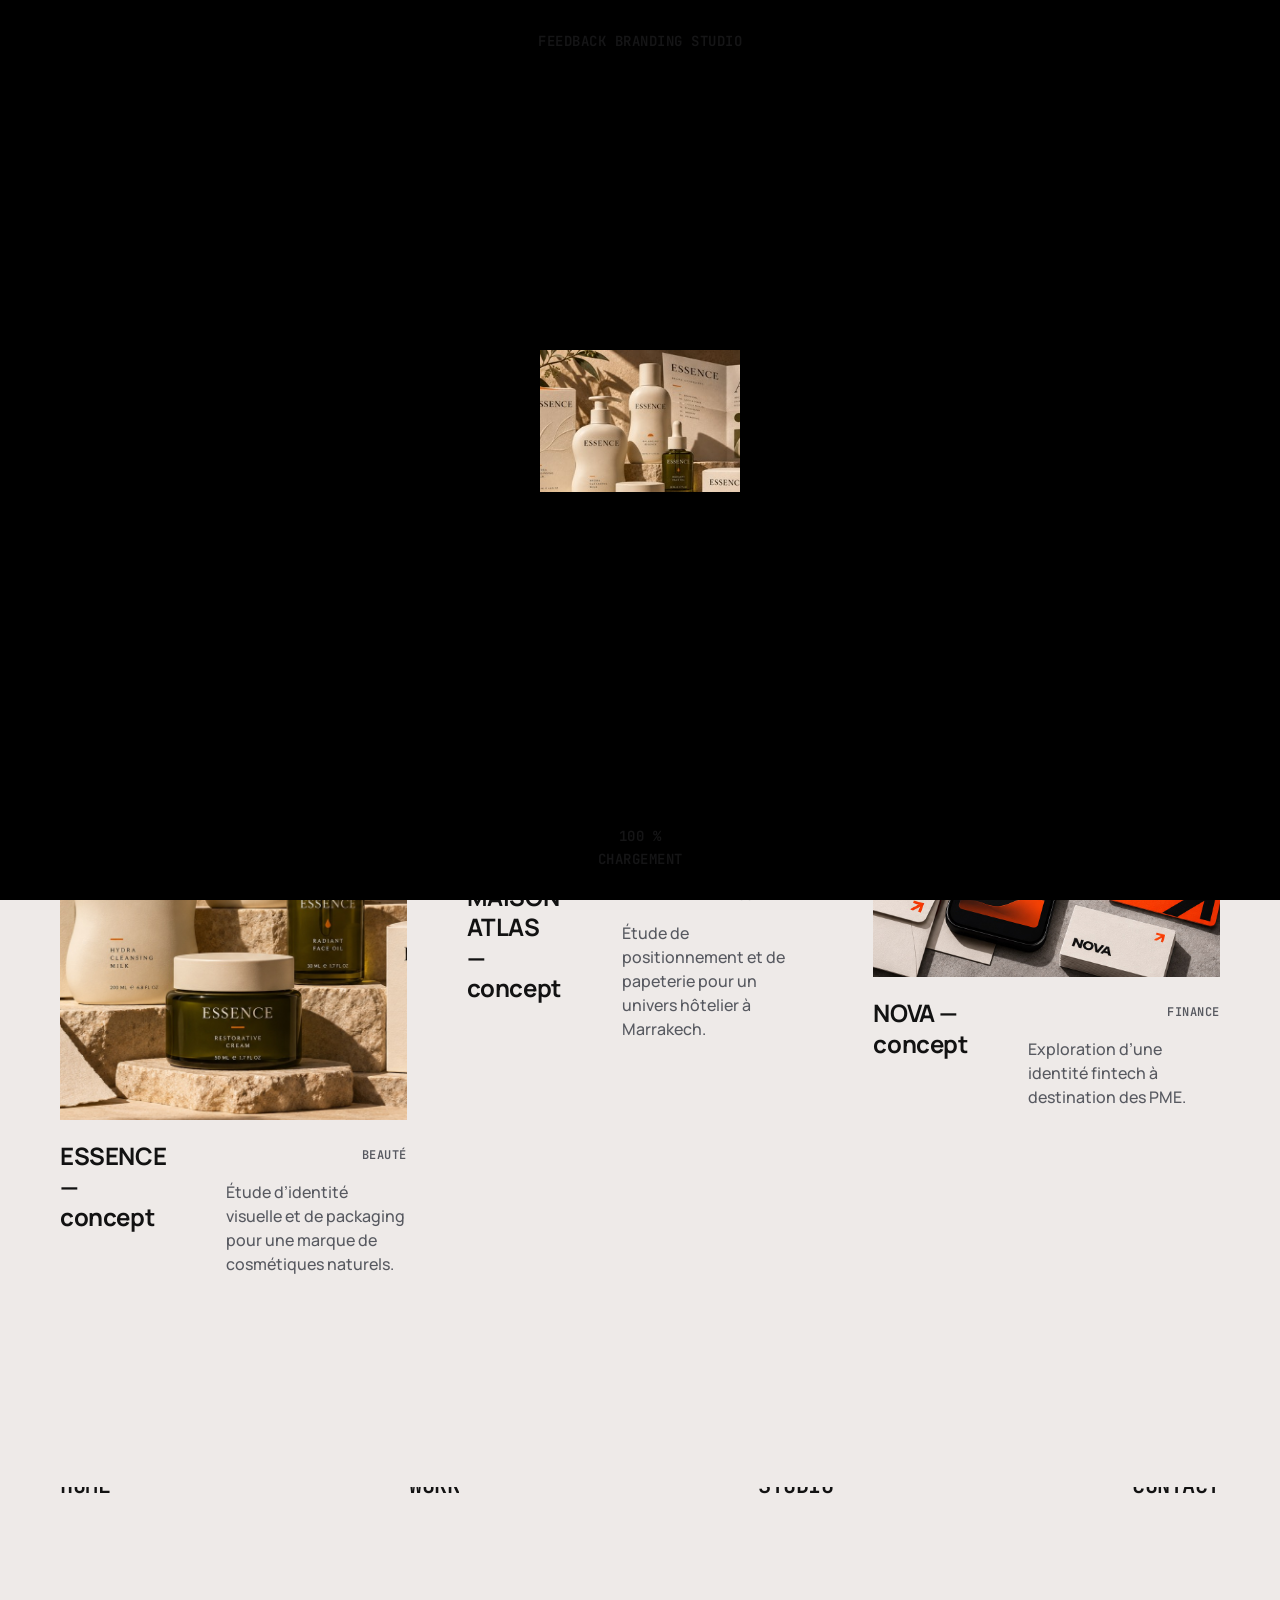
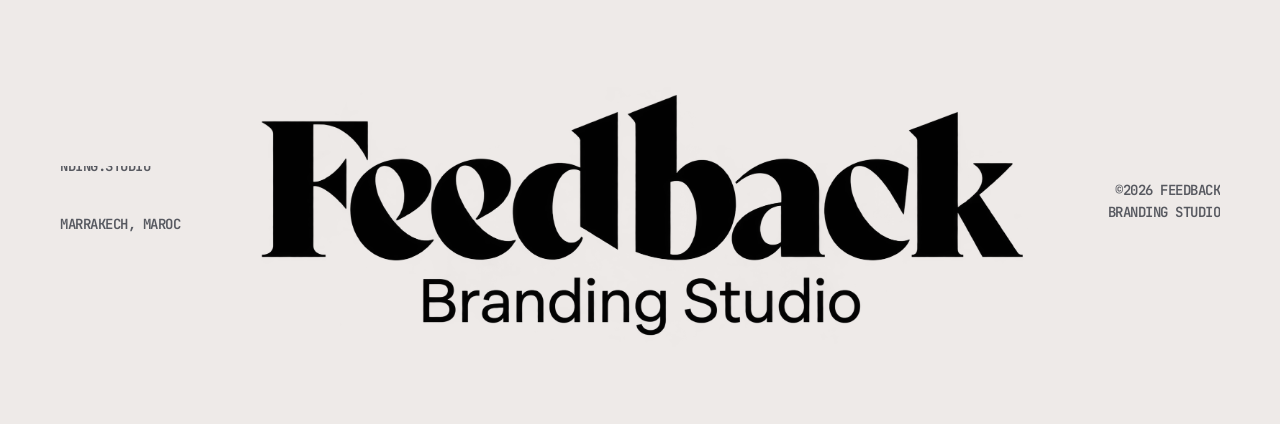
<file: work.html>
<!DOCTYPE html>
<html lang="fr" dir="ltr">

  <head>
    <meta charset="UTF-8">

    <!-- Page Title -->
    <title>Nos réalisations — Marrakech</title>

    <!-- Meta Tags -->
    
    
    

    <!-- Viewport Meta-->
    <meta http-equiv="X-UA-Compatible" content="IE=edge">
    <meta name="viewport" content="width=device-width, initial-scale=1.0, viewport-fit=cover">

    <!-- Branding Studio Favicon & Icons Start -->
    <link rel="icon" href="img/favicon/favicon.ico?v=db-1" sizes="any">
    <link rel="icon" href="img/favicon/icon.svg?v=db-1" type="image/svg+xml">
    <link rel="apple-touch-icon" href="img/favicon/apple-touch-icon.png?v=db-1">
    <link rel="manifest" href="img/favicon/manifest.webmanifest?v=db-1">
    <!-- Branding Studio Favicon & Icons End -->

    <!-- Facebook Metadata Start -->
    
    
    
    
    
    
    <!-- Facebook Metadata End -->

    <!-- Branding Studio Styles Start -->
    <link rel="stylesheet" type="text/css" href="css/loader.css">
    <link rel="stylesheet" type="text/css" href="css/plugins.css">
    <link rel="stylesheet" type="text/css" href="css/main.css">
    <!-- Branding Studio Styles End -->

    <!-- Custom Browser Color Start -->
    <meta name="theme-color" media="(prefers-color-scheme: light)" content="#EEEAE8">
    <meta name="theme-color" media="(prefers-color-scheme: dark)" content="#0f0f0f">
    <meta name="msapplication-navbutton-color" content="#0f0f0f">
    <meta name="mobile-web-app-capable" content="yes">
    <meta name="apple-mobile-web-app-status-bar-style" content="black-translucent">
    <!-- Custom Browser Color End -->
  <meta name="description" content="Feedback est un studio de branding basé à Marrakech. Nous travaillons avec des entreprises qui veulent compter."><link rel="stylesheet" href="css/feedback.css?v=button-arrows-13"></head>

  <body>

    <!-- Loader Start -->
    <div class="mxd-page-transition"></div>
    <div class="mxd-loader">
      <div class="mxd-loader__top">
        <span>Feedback Branding Studio</span>
      </div>
      <div class="mxd-loader__images">
        <img src="img/generated/feedback-thumb.jpg" alt="Concept de papeterie FEEDBACK : identité noire, blanche et orange.">
        <img src="img/generated/cosmetics-thumb.jpg" alt="Concept ESSENCE : packaging de cosmétiques naturels et identité visuelle.">
        <img src="img/generated/hospitality-thumb.jpg" alt="Concept MAISON ATLAS : papeterie et identité pour une marque hôtelière.">
        <img src="img/generated/fintech-thumb.jpg" alt="Concept NOVA : identité fintech, cartes et interface mobile.">
        <img src="img/generated/studio-thumb.jpg" alt="Ambiance créative illustrative : recherches graphiques, matières et nuancier orange.">
        <img src="img/generated/feedback-thumb.jpg" alt="Concept de papeterie FEEDBACK : identité noire, blanche et orange.">
        <img src="img/generated/cosmetics-thumb.jpg" alt="Concept ESSENCE : packaging de cosmétiques naturels et identité visuelle.">
      </div>
      <div class="mxd-loader__bottom">
        <div class="mxd-loader__count">
          <span class="count__text">0</span>
          <span class="count__percent">%</span>
        </div>
        <span class="mxd-loader__caption">Chargement</span>
      </div>
    </div>
    <!-- Loader End -->

    <!-- Menu Hamburger Start -->
    <div class="mxd-menu__contain loading-fade">
      <div class="mxd-menu__toggle">
        <a href="#0" class="mxd-menu__hamburger" aria-label="Menu">
          <div class="hamburger__line"></div>
          <div class="hamburger__line"></div>
        </a>
      </div>
    </div>
    <!-- Menu Hamburger End -->

    <!-- Navigation Start -->
    <nav class="mxd-menu">
      <div class="mxd-menu__backdrop"></div>

      <!-- Menu Overlay Start -->
      <div class="mxd-menu__overlay">
        <div class="mxd-menu__content" data-lenis-prevent>

          <!-- Menu Logo Start -->
          <div class="mxd-menu__logo">
            <a href="index.html" class="menu-logo">
              <!-- logo icon -->
              
              <!-- logo text -->
              <img class="feedback-full-logo" src="img/branding/feedback-full-logo.png" width="2168" height="725" alt="Feedback Branding Studio">
            </a>
          </div>
          <!-- Menu Logo End -->

          <!-- Menu Media Start -->
          <div class="mxd-menu__media">
            <div class="menu-media__wrapper">
              <!-- <img src="img/generated/feedback-900x1280.jpg" alt="Concept de papeterie FEEDBACK : identité noire, blanche et orange." loading="lazy" decoding="async"> -->
              <video preload="auto" autoplay muted loop playsinline poster="img/generated/feedback-900x1280.jpg">
                <source type="video/mp4" src="video/900x1280.mp4">
                <source type="video/webm" src="video/900x1280.webm">
              </video>
            </div>
          </div>
          <!-- Menu Media End -->

          <div class="mxd-menu__navigation"><div class="mxd-menu__inner"><div class="mxd-menu__caption"><p>Des marques dont on se souvient.<br>Marrakech, Maroc.</p></div><div class="mxd-menu__left"><div class="main-menu"><div class="main-menu__content"><ul id="main-menu" class="main-menu__accordion"><li class="main-menu__item"><div class="main-menu__divider divider-top"></div><a class="main-menu__link" href="index.html"><span class="main-menu__number">/ 01</span><span class="main-menu__caption">Home</span></a></li><li class="main-menu__item"><div class="main-menu__divider divider-top"></div><a class="main-menu__link" href="work.html" aria-current="page"><span class="main-menu__number">/ 02</span><span class="main-menu__caption">Work</span></a></li><li class="main-menu__item"><div class="main-menu__divider divider-top"></div><a class="main-menu__link" href="studio.html"><span class="main-menu__number">/ 03</span><span class="main-menu__caption">Studio</span></a></li><li class="main-menu__item"><div class="main-menu__divider divider-top"></div><a class="main-menu__link" href="contact.html"><span class="main-menu__number">/ 04</span><span class="main-menu__caption">Contact</span></a></li></ul></div></div></div><div class="mxd-menu__data"><p class="menu-data__text"><a href="mailto:Hafid@FeedbackBranding.Studio">Hafid@FeedbackBranding.Studio</a></p></div></div></div>

        </div>
      </div>
      <!-- Menu Overlay End -->

    </nav>
    <!-- Navigation End -->

    <!-- Header Start -->
    <header id="header" class="mxd-header mxd-header-permanent">
      <!-- header logo -->
      <div class="mxd-header__logo loading-fade">
        <a class="mxd-logo" href="index.html">
          <!-- logo icon -->
          
          <!-- logo text -->
          <img class="feedback-full-logo" src="img/branding/feedback-full-logo.png" width="2168" height="725" alt="Feedback Branding Studio">
        </a>
      </div>
      <!-- header controls -->
      <div class="mxd-header__controls loading-fade">
        <a class="btn feedback-arrow-button slide-right-up mxd-header__link " href="contact.html" aria-label="Parlons">
          <span class="btn-caption mxd-scramble">Parlons</span>



        <i aria-hidden="true"><svg class="feedback-line-icon" xmlns="http://www.w3.org/2000/svg" viewBox="0 0 24 24"><path d="M6 18 18 6M6 6h12v12"/></svg></i></a>
        <button id="color-switcher" class="btn mxd-color-switcher permanent" type="button" role="switch" aria-label="light/dark mode" aria-checked="true"></button>
      </div>
    </header>
    <!-- Header End -->

    <!-- Page Content Start --><main id="mxd-page-content" class="mxd-page-content"><!-- Blur Effect Start -->
      <div class="blur-container">
        <div class="blur-layer blur-1"></div>
        <div class="blur-layer blur-2"></div>
        <div class="blur-layer blur-3"></div>
        <div class="blur-layer blur-4"></div>
        <div class="blur-layer blur-5"></div>
        <div class="blur-layer blur-6"></div>
        <div class="blur-layer blur-7"></div>
        <div class="blur-layer blur-8"></div>
      </div>
      <!-- Blur Effect End --><!-- Section - Inner Headline v01 Start -->
      <div class="mxd-section blur-section">
        <div class="mxd-container grid-l-container">

          <!-- Block - Inner Headline v01 Start -->
          <div class="mxd-block loading-wrap">
            <div class="inner-headline margin-bottom-subtitle">
              <div class="container-fluid p-0">
                <div class="row g-0">
                  <div class="col-12 mxd-grid-item">
                  </div>
                  <div class="col-12">
                    <!-- content -->
                    <div class="inner-headline__content has-large-title">
                      <div class="container-fluid p-0">
                        <div class="row g-0">
                          <div class="col-12 col-xl-9 mxd-grid-item">
                            <div class="inner-headline__title pre-subtitle-large">
                              <h1 class="large loading-split">Nos réalisations</h1>
                            </div>
                            <div class="inner-headline__subtitle loading-item"><div class="mxd-grid-item"><p class="t-large">Chaque projet ici a une histoire. Un problème à résoudre. Une marque à construire. Un marché à conquérir.</p></div></div>
                          </div>
                          <div class="col-12 col-xl-3 mxd-grid-item">
                            
                          </div>
                        </div>
                      </div>
                    </div>
                  </div>
                </div>
              </div>
            </div>
          </div>
          <!-- Block - Inner Headline v01 End -->

        </div>
      </div>
      <!-- Section - Inner Headline v01 End --><!-- Section - Projects Grid x3 Showcase Start -->
      <div class="mxd-section blur-section pinned-section padding-bottom-projects">
        <div class="pinned-section__inner">
          <div class="mxd-container grid-l-container">

            <!-- Block - Projects Grid x3 Showcase Start -->
            <div class="mxd-block loading-fade">
              <div class="mxd-projects-grid">
                <div class="container-fluid p-0">
                  <div class="row g-0 mxd-projects-grid__gallery">
                    <div class="col-12 col-md-6 col-xl-4 mxd-project-item animate-card-3">
                      <div class="mxd-project-item__media mxd-img-anim active-cursor-permanent">
                        <img class="mxd-img-anim__absolute" src="img/generated/cosmetics-850x1200.jpg" alt="Concept ESSENCE : packaging de cosmétiques naturels et identité visuelle." loading="lazy" decoding="async">
                        <img class="mxd-img-anim__absolute" src="img/generated/cosmetics-850x1200.jpg" alt="Concept ESSENCE : packaging de cosmétiques naturels et identité visuelle." loading="lazy" decoding="async">
                        <img class="mxd-img-anim__absolute" src="img/generated/cosmetics-850x1200.jpg" alt="Concept ESSENCE : packaging de cosmétiques naturels et identité visuelle." loading="lazy" decoding="async">
                        <img class="mxd-img-anim__absolute" src="img/generated/cosmetics-850x1200.jpg" alt="Concept ESSENCE : packaging de cosmétiques naturels et identité visuelle." loading="lazy" decoding="async">
                        <img class="mxd-img-anim__main" src="img/generated/cosmetics-850x1200.jpg" alt="Concept ESSENCE : packaging de cosmétiques naturels et identité visuelle." loading="lazy" decoding="async">
                      </div>
                      <div class="mxd-project-item__caption">
                        <div class="mxd-project-item__name">
                          <span class="project-name-s">ESSENCE — concept</span>
                        </div>
                        <div class="mxd-project-item__tags"><span class="tag tag-s tag-medium">Beauté</span><p class="t-small feedback-project-context">Étude d’identité visuelle et de packaging pour une marque de cosmétiques naturels.</p></div>
                      </div>
                    </div>
                    <div class="col-12 col-md-6 col-xl-4 mxd-project-item animate-card-3">
                      <div class="mxd-project-item__media mxd-img-anim active-cursor-permanent">
                        <img class="mxd-img-anim__absolute" src="img/generated/hospitality-1280x850.jpg" alt="Concept MAISON ATLAS : papeterie et identité pour une marque hôtelière." loading="lazy" decoding="async">
                        <img class="mxd-img-anim__absolute" src="img/generated/hospitality-1280x850.jpg" alt="Concept MAISON ATLAS : papeterie et identité pour une marque hôtelière." loading="lazy" decoding="async">
                        <img class="mxd-img-anim__absolute" src="img/generated/hospitality-1280x850.jpg" alt="Concept MAISON ATLAS : papeterie et identité pour une marque hôtelière." loading="lazy" decoding="async">
                        <img class="mxd-img-anim__absolute" src="img/generated/hospitality-1280x850.jpg" alt="Concept MAISON ATLAS : papeterie et identité pour une marque hôtelière." loading="lazy" decoding="async">
                        <img class="mxd-img-anim__main" src="img/generated/hospitality-1280x850.jpg" alt="Concept MAISON ATLAS : papeterie et identité pour une marque hôtelière." loading="lazy" decoding="async">
                      </div>
                      <div class="mxd-project-item__caption">
                        <div class="mxd-project-item__name">
                          <span class="project-name-s">MAISON ATLAS — concept</span>
                        </div>
                        <div class="mxd-project-item__tags"><span class="tag tag-s tag-medium">Hospitalité</span><p class="t-small feedback-project-context">Étude de positionnement et de papeterie pour un univers hôtelier à Marrakech.</p></div>
                      </div>
                    </div>
                    <div class="col-12 col-md-6 col-xl-4 mxd-project-item animate-card-3">
                      <div class="mxd-project-item__media mxd-img-anim active-cursor-permanent">
                        <img class="mxd-img-anim__absolute" src="img/generated/fintech-1200x1200.jpg" alt="Concept NOVA : identité fintech, cartes et interface mobile." loading="lazy" decoding="async">
                        <img class="mxd-img-anim__absolute" src="img/generated/fintech-1200x1200.jpg" alt="Concept NOVA : identité fintech, cartes et interface mobile." loading="lazy" decoding="async">
                        <img class="mxd-img-anim__absolute" src="img/generated/fintech-1200x1200.jpg" alt="Concept NOVA : identité fintech, cartes et interface mobile." loading="lazy" decoding="async">
                        <img class="mxd-img-anim__absolute" src="img/generated/fintech-1200x1200.jpg" alt="Concept NOVA : identité fintech, cartes et interface mobile." loading="lazy" decoding="async">
                        <img class="mxd-img-anim__absolute" src="img/generated/fintech-1200x1200.jpg" alt="Concept NOVA : identité fintech, cartes et interface mobile." loading="lazy" decoding="async">
                        <img class="mxd-img-anim__main" src="img/generated/fintech-1200x1200.jpg" alt="Concept NOVA : identité fintech, cartes et interface mobile." loading="lazy" decoding="async">
                      </div>
                      <div class="mxd-project-item__caption">
                        <div class="mxd-project-item__name">
                          <span class="project-name-s">NOVA — concept</span>
                        </div>
                        <div class="mxd-project-item__tags"><span class="tag tag-s tag-medium">Finance</span><p class="t-small feedback-project-context">Exploration d’une identité fintech à destination des PME.</p></div>
                      </div>
                    </div>
                    
                    
                    
                  </div>
                </div>
              </div>
            </div>
            <!-- Block - Projects Grid x3 Showcase End -->

          </div>
          <div class="pinned-section__trigger"></div>
        </div>
      </div>
      <!-- Section - Projects Grid x3 Showcase End --></main><!-- Page Content End --><footer id="mxd-footer" class="mxd-footer blur-section"><div class="mxd-container grid-l-container"><!-- Footer Block - Navigation v1 Start -->
        <div class="mxd-block">
          <div class="mxd-footer__footer-blocks mxd-grid-item">
            <div class="footer-blocks__nav-v01">
              <ul class="footer-nav-v01">
                <li class="footer-nav-v01__item">
                  <a class="anim-uni-slide-down" href="index.html">
                    <span class="mxd-scramble mxd-slide-down">Home</span>
                  </a>
                </li>
                <li class="footer-nav-v01__item">
                  <a class="anim-uni-slide-down" href="work.html">
                    <span class="mxd-scramble mxd-slide-down">Work</span>
                  </a>
                </li>
                <li class="footer-nav-v01__item">
                  <a class="anim-uni-slide-down" href="studio.html">
                    <span class="mxd-scramble mxd-slide-down">Studio</span>
                  </a>
                </li>
                
                <li class="footer-nav-v01__item">
                  <a class="anim-uni-slide-down" href="contact.html">
                    <span class="mxd-scramble mxd-slide-down">Contact</span>
                  </a>
                </li>
              </ul>
            </div>
          </div>
        </div>
        <!-- Footer Block - Navigation v1 End --><!-- Footer Block - Info Columns Start -->
        <div class="mxd-block">
          <div class="mxd-footer__footer-blocks feedback-footer-info">
            <div class="footer-blocks__column mxd-grid-item justify-start">
              <div class="footer-blocks__data justify-start">
                <p class="footer-data">
                  <a class="anim-uni-slide-down" href="mailto:Hafid@FeedbackBranding.Studio">
                    <span class="mxd-scramble">Hafid@FeedbackBranding.Studio</span>
                  </a>
                </p>
                
                <p class="footer-data anim-uni-slide-down">Marrakech, Maroc</p>
              </div>
            </div>
            <a class="feedback-footer-logo" href="index.html" aria-label="Feedback — accueil"><img class="feedback-wordmark" src="img/branding/feedback-full-logo.png" width="2168" height="725" alt="Feedback Branding Studio" loading="lazy" decoding="async"></a>
            <div class="footer-blocks__column mxd-grid-item justify-end">
              <div class="footer-blocks__data justify-end"><p class="footer-data">©2026 Feedback Branding Studio</p></div>
            </div>
          </div>
        </div>
        <!-- Footer Block - Info Columns End --></div></footer>

    <!-- Global Cursor Start -->
    <div id="mxd-cursor" class="mxd-cursor">
      <div id="mxd-cursor__dot" class="mxd-cursor__dot"></div>
      <p id="mxd-cursor__text" class="mxd-cursor__text"></p>
      <div id="mxd-cursor__image" class="mxd-cursor__image"></div>
    </div>
    <!-- Global Cursor End -->

    <!-- Load Scripts Start -->
    <script src="js/libs.min.js"></script>
    <script src="js/app.js?v=line-icons-2"></script>
    <!-- Load Scripts End -->
    
  </body>

</html>
</file>
<file: css/loader.css>
/*! ------------------------------------------------
 * Project Name: Azurio - Digital Agency & Personal Portfolio HTML Template
 * Project Description: Stand out and express your uniqueness with Azurio - a vibrant and minimal HTML template for creatives, studios and freelancers. Impress your website visitors with a clean, stylish layout and stunning visuals.
 * Tags: mix_design, resume, portfolio, personal page, cv, template, one page, responsive, html5, css3, creative, clean, agency, studio 
 * Version: 1.0.0
 * Build Date: March 2026
 * Last Update: July 2026
 * Author: mix_design
 * Author URI:  */
/*! File name: loader.css
 * ------------------------------------------------
 *
 * ------------------------------------------------
 * Table of Contents
 * ------------------------------------------------
 *  01. Loader
 * ------------------------------------------------
 * Table of Contents End
 * ------------------------------------------------ */
.mxd-page-transition {
  position: fixed;
  top: 0;
  right: 0;
  bottom: 0;
  left: 0;
  width: 100%;
  height: 100%;
  display: -webkit-box;
  display: -moz-box;
  display: -ms-flexbox;
  display: flex;
  -webkit-box-pack: center;
     -moz-box-pack: center;
      -ms-flex-pack: center;
          justify-content: center;
  -webkit-box-align: center;
     -moz-box-align: center;
      -ms-flex-align: center;
          align-items: center;
  background-color: #000000;
  -webkit-transform: translateY(0%);
     -moz-transform: translateY(0%);
      -ms-transform: translateY(0%);
          transform: translateY(0%);
  will-change: transform;
  z-index: 999;
}

.mxd-loader {
  position: fixed;
  top: 0;
  right: 0;
  bottom: 0;
  left: 0;
  width: 100%;
  height: 100%;
  display: -webkit-box;
  display: -moz-box;
  display: -ms-flexbox;
  display: flex;
  -webkit-box-pack: center;
     -moz-box-pack: center;
      -ms-flex-pack: center;
          justify-content: center;
  -webkit-box-align: center;
     -moz-box-align: center;
      -ms-flex-align: center;
          align-items: center;
  z-index: 1000;
  font: normal 600 1.4rem/1.6 "JetBrains Mono", sans-serif;
  text-transform: uppercase;
  letter-spacing: 0.05rem;
  color: #e3e3f0;
  display: none;
}

.mxd-loader__top {
  position: absolute;
  top: 0;
  left: 0;
  width: 100%;
  padding: 3rem;
  display: -webkit-box;
  display: -moz-box;
  display: -ms-flexbox;
  display: flex;
  -webkit-box-pack: center;
     -moz-box-pack: center;
      -ms-flex-pack: center;
          justify-content: center;
  -webkit-box-align: center;
     -moz-box-align: center;
      -ms-flex-align: center;
          align-items: center;
  opacity: 1;
  will-change: opacity;
}

.mxd-loader__bottom {
  position: absolute;
  bottom: 0;
  left: 0;
  width: 100%;
  padding: 3rem;
  display: -webkit-box;
  display: -moz-box;
  display: -ms-flexbox;
  display: flex;
  -webkit-box-orient: vertical;
  -webkit-box-direction: normal;
     -moz-box-orient: vertical;
     -moz-box-direction: normal;
      -ms-flex-direction: column;
          flex-direction: column;
  -webkit-box-pack: center;
     -moz-box-pack: center;
      -ms-flex-pack: center;
          justify-content: center;
  -webkit-box-align: center;
     -moz-box-align: center;
      -ms-flex-align: center;
          align-items: center;
  opacity: 1;
  will-change: opacity;
}

.mxd-loader__images {
  position: relative;
  width: 200px;
  height: 200px;
  clip-path: polygon(100% 100%, 100% 100%, 0% 100%, 0% 100%);
  will-change: clip-path;
}
.mxd-loader__images img {
  display: block;
  position: absolute;
  width: 100%;
  height: 100%;
  -o-object-fit: cover;
     object-fit: cover;
  opacity: 0;
  will-change: opacity;
  -webkit-backface-visibility: hidden;
     -moz-backface-visibility: hidden;
          backface-visibility: hidden;
  -webkit-transform: translateZ(0);
     -moz-transform: translateZ(0);
          transform: translateZ(0);
}
.mxd-loader__images img:first-child {
  opacity: 1;
}
@media only screen and (min-width: 1600px) {
  .mxd-loader__images {
    width: 300px;
    height: 300px;
  }
}
</file>
<file: css/feedback.css>
/* Feedback customizations only. Original Azurio layout, CSS and animation engine retained. */
:root {--accent--light:#ff4b17;--accent--dark:#ff652e;--highlight--light:#ff946f;--highlight--dark:#ff946f;--accent:#ff4b17;--highlight:#ff946f;}
.mxd-logo__text,.menu-logo__text {white-space:nowrap;}
.mxd-header__link .btn-caption,
.mxd-header__controls .mxd-color-switcher .switcher-text {
  font-family: var(--_font-default);
  font-weight: 600;
  letter-spacing: 0;
}
.mxd-logo__text span:last-child,.menu-logo__text span:last-child {font-size:1.2rem;letter-spacing:.04em;}
.feedback-manifest-paragraph {margin-bottom:3rem;}
.feedback-project-context {margin-top:1.5rem;line-height:1.5;}
.mxd-menu__navigation .main-menu__link {display:flex;align-items:baseline;gap:2rem;}
.mxd-menu__navigation .main-menu__link[aria-current="page"] {color:var(--accent);}
.mxd-menu__data a {overflow-wrap:anywhere;}
:focus-visible {outline:2px solid var(--accent);outline-offset:5px;}
@media(max-width:767px){.mxd-header__logo {max-width:65%;}.mxd-logo__text span:last-child{font-size:1rem;}.mxd-menu__navigation .main-menu__link{gap:1rem;}}
@media(prefers-reduced-motion:reduce){html{scroll-behavior:auto;}}

/* Replace the hero's CSS background placeholder and fit the longer Feedback name. */
.mxd-hero-01 {
  background-image: url('../img/generated/hero-abstract-no-text.jpg');
  background-position: center;
}
.mxd-hero-01__cover {
  background: linear-gradient(180deg, rgba(0,0,0,.40), rgba(0,0,0,.64));
}
.mxd-hero-01__caption .fullwidth-text__content,
.mxd-footer__fw-mark .fw-mark__content {
  font-size: 18.5cqw;
  justify-content: center;
  width: 100%;
}
.mxd-hero-01__caption .fullwidth-text__wrap,
.mxd-footer__fw-mark .fw-mark__wrap {
  padding-top: 1.5rem;
  padding-bottom: 1rem;
}
.mxd-hero-01__caption {
  margin-bottom: 0;
}
.mxd-hero-01__bottom {
  padding-bottom: 2rem;
}
.mxd-hero-01__image {
  display: block;
  width: 100%;
  height: auto;
  aspect-ratio: 8 / 5;
  object-fit: cover;
}

/* Keep the complete 27-character contact address inside its text container. */
.headline-email-text .fullwidth-text__content.small {
  font-size: min(5.2cqw, 9.6rem);
  line-height: 1.2;
  width: 100%;
  justify-content: center;
}
.headline-email-text .fullwidth-text__content.small span {
  line-height: 1.2;
}

/* Give the studio introduction its own breathing room above the CTA. */
.feedback-studio-intro > .btn { margin-top: clamp(2.4rem, 3vw, 4.8rem); }

/* Hide hover media before the animation engine initializes, including on touch. */
.headline-banner-01 { clip-path: inset(0 0 100% 0); }

.feedback-contact-form { width: 100%; }
.feedback-contact-fields { display: grid; grid-template-columns: repeat(2, minmax(0, 1fr)); gap: 2.4rem; }
.feedback-contact-fields label { display: flex; flex-direction: column; gap: 1rem; min-width: 0; font-size: 1.6rem; color: var(--t-bright); }
.feedback-contact-fields .feedback-field-wide { grid-column: 1 / -1; }
.feedback-contact-fields input,
.feedback-contact-fields textarea { width: 100%; min-width: 0; margin: 0; padding: 1.4rem 0; border: 0; border-bottom: 1px solid var(--t-muted); border-radius: 0; background: transparent; color: var(--t-bright); font: inherit; font-size: 1.8rem; line-height: 1.5; }
.feedback-contact-fields textarea { resize: vertical; min-height: 12rem; }
.feedback-form-note { margin: 2.4rem 0; }
.feedback-contact-location { margin-top: 1.6rem; }
@media (max-width: 575px) { .feedback-contact-fields { grid-template-columns: minmax(0, 1fr); } }

/* Use the supplied transparent artwork for every brand signature. */
.feedback-full-logo { display: block; width: clamp(14rem, 13vw, 20rem); height: auto; flex-shrink: 0; }
.feedback-wordmark { display: block; width: 100%; height: auto; }
.mxd-hero-01__caption .fullwidth-text__content,
.mxd-footer__fw-mark .fw-mark__content { line-height: 1; }
:root[color-scheme="light"] .feedback-full-logo,
:root[color-scheme="light"] .feedback-wordmark { filter: brightness(0); }
/* The desktop menu keeps its dark background in both themes. */
@media (min-width: 1200px) {
  :root[color-scheme="light"] .menu-logo .feedback-full-logo { filter: none; }
}
@media (max-width: 575px) {
  .feedback-full-logo { width: 13rem; }
}

/* Permanent dark surfaces retain the white artwork in either color theme. */
:root[color-scheme] .mxd-hero-01 .feedback-wordmark,
:root[color-scheme] .mxd-header-permanent .feedback-full-logo {
  filter: none;
}

/* Smooth, consistent strokes for the header's contact and theme controls. */
.mxd-header .feedback-line-icon {
  width: 2.4rem;
  height: 2.4rem;
  fill: none;
  stroke: currentColor;
  stroke-width: 1.6;
  stroke-linecap: round;
  stroke-linejoin: round;
}

/* Compact signature centered between contact details and copyright. */
.mxd-footer .feedback-footer-info {
  display: grid;
  grid-template-columns: minmax(0, 1fr) minmax(0, 78rem) minmax(0, 1fr);
  align-items: center;
  gap: 3rem;
}
.feedback-footer-info .footer-blocks__column { width: 100%; padding-top: 0; padding-bottom: 0; }
.feedback-footer-logo { display: block; width: 100%; }
.feedback-footer-info .footer-data a { overflow-wrap: anywhere; }
@media (max-width: 991px) {
  .mxd-footer .feedback-footer-info { grid-template-columns: minmax(0, 1fr); justify-items: center; gap: 3.2rem; }
  .feedback-footer-logo { width: min(66rem, 100%); }
  .feedback-footer-info .footer-blocks__column,
  .feedback-footer-info .footer-blocks__data { align-items: center; justify-content: center; text-align: center; }
}

/* Leave breathing room beneath the footer signature on every screen. */
.mxd-footer { padding-bottom: clamp(5rem, 6vw, 10rem); }

/* Studio manifesto: short passages and alternating image scales. */
.feedback-manifest-editorial { padding-top: 3rem; }
.feedback-manifest-row { display: grid; grid-template-columns: minmax(0, 1.15fr) minmax(0, 1fr); align-items: center; gap: clamp(3rem, 7vw, 12rem); margin-bottom: clamp(7rem, 12vw, 20rem); }
.feedback-manifest-photo { margin: 0; width: 100%; overflow: hidden; }
.feedback-manifest-photo img { display: block; width: 100%; height: auto; }
.feedback-manifest-photo-small { width: 76%; justify-self: center; }
.feedback-manifest-copy h2,
.feedback-manifest-center h2,
.feedback-manifest-closing h2 { font-family: var(--_font-default); font-size: clamp(3rem, 3.6vw, 6.4rem); line-height: 1.12; font-weight: 500; letter-spacing: -.035em; margin-bottom: 3rem; color: var(--t-bright); }
.feedback-manifest-copy p,
.feedback-manifest-center > p,
.feedback-manifest-closing p { font-size: clamp(1.8rem, 1.5vw, 2.4rem); line-height: 1.65; margin-bottom: 2rem; max-width: 52ch; }
.feedback-manifest-center { text-align: center; margin: 0 auto clamp(7rem, 12vw, 20rem); }
.feedback-manifest-center h2 span { color: var(--accent); }
.feedback-manifest-center .feedback-manifest-photo { width: 78%; margin: 4rem auto; }
.feedback-manifest-center > p { margin-left: auto; margin-right: auto; }
.feedback-manifest-center .feedback-manifest-kicker { font-size: 1.4rem; text-transform: uppercase; letter-spacing: .12em; }
.feedback-manifest-closing { max-width: 90rem; margin: 0 auto; text-align: center; }
.feedback-manifest-closing p { margin-left: auto; margin-right: auto; }
.feedback-manifest-closing .btn { margin-top: 2rem; }
@media (max-width: 767px) {
  .feedback-manifest-row { grid-template-columns: minmax(0, 1fr); gap: 3.2rem; }
  .feedback-manifest-photo-small { width: 78%; }
  .feedback-manifest-row-reverse .feedback-manifest-copy { order: 2; }
  .feedback-manifest-center .feedback-manifest-photo { width: 100%; }
}

/* One line-arrow style for every call to action, with the existing slide motion. */
.feedback-arrow-button { gap: 1.6rem; }
.feedback-arrow-button > i { display: inline-flex; align-items: center; justify-content: center; flex-shrink: 0; overflow: hidden; }
.feedback-arrow-button > i::before { content: none; }
.feedback-arrow-button .feedback-line-icon {
  display: block; width: 2.4rem; height: 2.4rem;
  fill: none; stroke: currentColor; stroke-width: 1.6;
  stroke-linecap: round; stroke-linejoin: round;
}

/* Sentence-level contact headline with room for accents and descenders. */
.inner-headline__title .feedback-contact-headline {
  font-size: clamp(4rem, 5.4vw, 9rem);
  line-height: 1.18;
  letter-spacing: -.035em;
  overflow: visible;
  padding: .08em 0 .18em;
}
.feedback-contact-headline > span { display: block; }
.feedback-contact-headline > span + span { margin-top: .16em; }

/* Three complementary voices: an idea, a project, an ambition. */
.feedback-contact-headline > span:nth-child(1) {
  font-family: Georgia, "Times New Roman", serif;
  font-weight: 400;
  letter-spacing: -.055em;
}
.feedback-contact-headline > span:nth-child(2) {
  font-family: "Manrope", Arial, sans-serif;
  font-weight: 600;
  letter-spacing: -.055em;
}
.feedback-contact-headline > span:nth-child(3) {
  font-family: "Times New Roman", Times, serif;
  font-style: italic;
  font-weight: 400;
  font-size: .92em;
  line-height: 1.2;
  letter-spacing: -.025em;
  color: var(--accent);
  padding-right: .12em;
  margin-top: .28em;
}
</file>
<file: css/contact.css>
/* Contact-only editorial composition; shared navigation and branding stay intact. */
body:has(.contact-editorial) { --contact-paper: #f5f5f5; --contact-muted: #909090; --contact-rule: #303030; --contact-orange: #ff501c; background-color: #111; }
:root[color-scheme="light"] body:has(.contact-editorial) { --contact-paper: #171717; --contact-muted: #626262; --contact-rule: #c7c7c7; background-color: #f5f5f5; }
.contact-editorial { padding-top: clamp(5rem, 7vw, 11rem); }
.contact-editorial > .container-fluid > .row { align-items: flex-start; row-gap: 6rem; }
.contact-poster-column { min-width: 0; }
.contact-availability { display: flex; align-items: center; gap: 1.2rem; color: var(--contact-muted); font-size: 1.4rem; letter-spacing: .09em; margin-bottom: 3.2rem; }
.contact-availability > span { width: .8rem; height: .8rem; border-radius: 50%; background: var(--contact-orange); animation: contact-pulse 2.8s ease-in-out infinite; flex-shrink: 0; }
.inner-headline__title .contact-poster { font-family: "Manrope", Arial, sans-serif; font-size: clamp(4.5rem, 6.3vw, 12rem); font-weight: 800; line-height: .95; letter-spacing: -.06em; color: var(--contact-paper); padding: 0; margin: 0; }
.contact-line { display: block; overflow: hidden; padding: .1em .08em .15em 0; margin-bottom: -.17em; }
.contact-line > span { display: block; }
.contact-outline { color: transparent; -webkit-text-stroke: 1px var(--contact-paper); transition: color .5s ease; }
.contact-outline:hover { color: var(--contact-paper); }
.contact-orange { color: var(--contact-orange); }
.contact-poster-bottom { border-top: 1px solid var(--contact-rule); padding-top: 2.8rem; margin-top: 4.5rem; display: flex; align-items: center; justify-content: space-between; gap: 2rem; }
.contact-poster-bottom p { font-size: 1.6rem; line-height: 1.5; color: var(--contact-muted); max-width: 24ch; }
.contact-magnet { display: flex; align-items: center; justify-content: center; width: 8rem; height: 8rem; flex-shrink: 0; border-radius: 50%; background: var(--contact-orange); color: #111; }
.contact-magnet svg { width: 3.6rem; height: 3.6rem; fill: none; stroke: currentColor; stroke-width: 1.5; transition: transform .45s ease; }
.contact-magnet:hover svg { transform: rotate(-45deg); }
.contact-form-column .inner-headline__caption { margin: 0 0 4rem; padding-top: 0; }
.contact-form-column .inner-headline__caption p { font-size: clamp(2rem, 1.9vw, 3rem); line-height: 1.45; color: var(--contact-paper); }
.contact-form-column .feedback-contact-fields { gap: 3rem 2.4rem; }
.contact-field-label { display: flex; align-items: baseline; gap: 1.2rem; color: var(--contact-paper); }
.contact-field-label > span { color: var(--contact-muted); font-size: 1.2rem; }
.contact-editorial .feedback-contact-fields input,
.contact-editorial .feedback-contact-fields textarea { color: var(--contact-paper); border-bottom-color: var(--contact-rule); background-image: linear-gradient(var(--contact-orange), var(--contact-orange)); background-repeat: no-repeat; background-size: 0 2px; background-position: left bottom; transition: background-size .35s ease, border-color .35s ease; }
.contact-editorial .feedback-contact-fields input:focus,
.contact-editorial .feedback-contact-fields textarea:focus { background-size: 100% 2px; border-bottom-color: transparent; outline-offset: 6px; }
.contact-editorial input::placeholder,
.contact-editorial textarea::placeholder { color: var(--contact-muted); opacity: 1; }
.contact-editorial .feedback-form-note,
.contact-editorial .feedback-contact-location { color: var(--contact-muted); font-size: 1.4rem; line-height: 1.6; }
@keyframes contact-pulse { 0%, 100% { opacity: 1; } 50% { opacity: .35; } }
@media (min-width: 1200px) { .contact-form-column { padding-left: clamp(3rem, 5vw, 9rem); padding-top: 5rem; } }
@media (max-width: 1199px) { .inner-headline__title .contact-poster { font-size: clamp(4.5rem, 10.4vw, 11rem); } .contact-editorial { padding-top: 5rem; } }
@media (max-width: 575px) { .inner-headline__title .contact-poster { font-size: clamp(3.5rem, 10.3vw, 6rem); } .contact-availability { font-size: 1.2rem; letter-spacing: .04em; } .contact-magnet { width: 6.4rem; height: 6.4rem; } }
@media (prefers-reduced-motion: reduce) { .contact-availability > span { animation: none; } .contact-editorial *, .contact-editorial *::before { transition: none !important; scroll-behavior: auto; } }

/* Field focus uses the animated underline instead of a rectangular outline. */
.contact-editorial .feedback-contact-fields input:focus,
.contact-editorial .feedback-contact-fields textarea:focus {
  outline: none;
  box-shadow: none;
}
</file>
